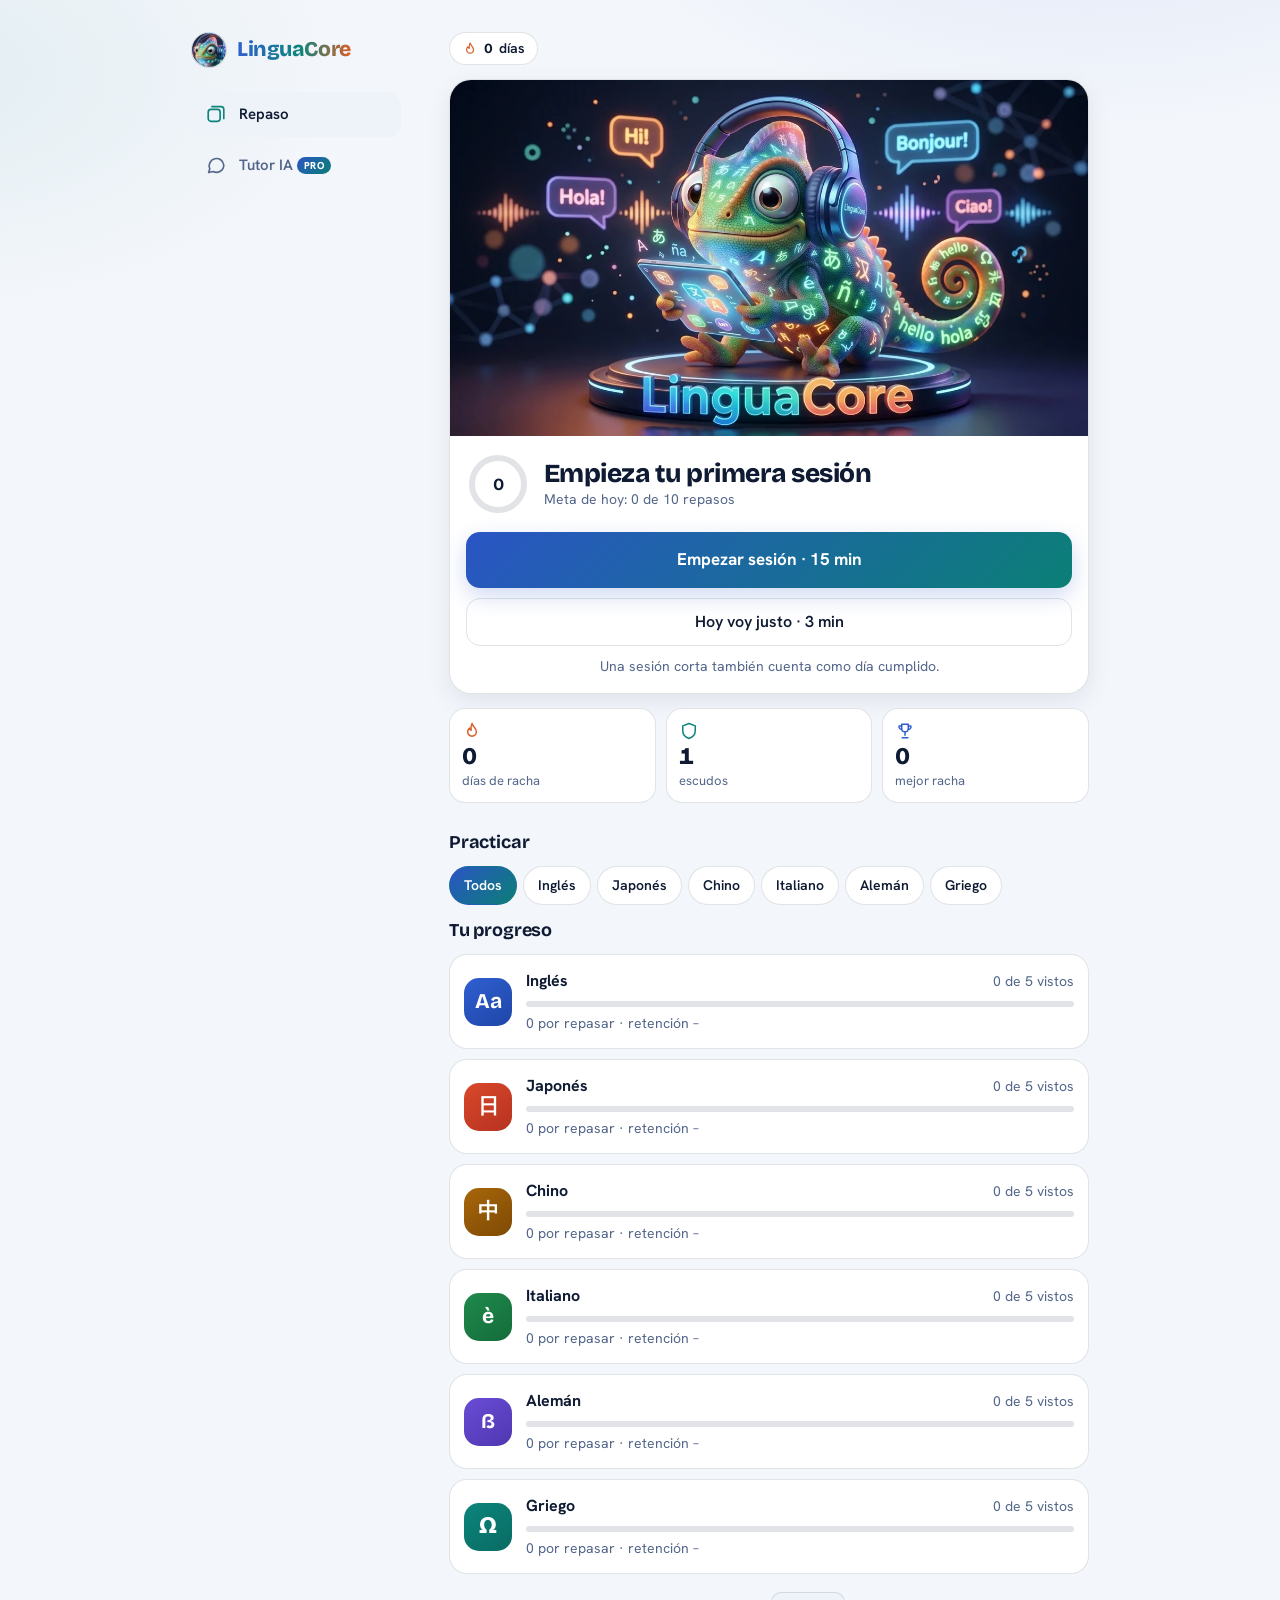
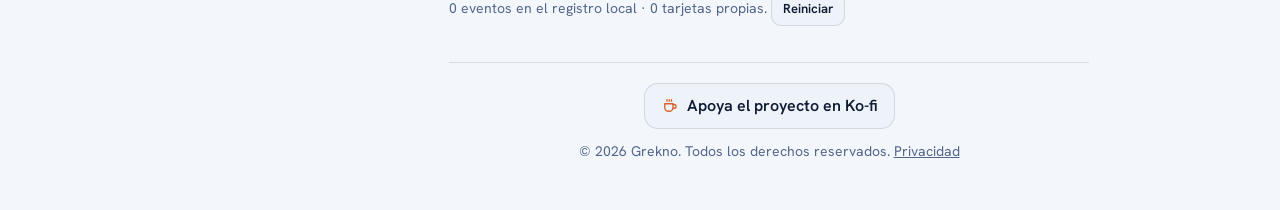
<file: index.html>
<!doctype html>
<html lang="es"><head><meta charset="utf-8">
<meta name="viewport" content="width=device-width,initial-scale=1,viewport-fit=cover">
<title>LinguaCore</title>
<meta name="description" content="Aprende inglés, japonés, chino, italiano, alemán y griego con repaso espaciado.">
<meta name="theme-color" content="#070C18">
<link rel="manifest" href="manifest.webmanifest">
<link rel="icon" type="image/png" href="icon-192.png">
<link rel="apple-touch-icon" href="apple-touch-icon.png">
<meta name="mobile-web-app-capable" content="yes">
<meta name="apple-mobile-web-app-capable" content="yes">
<meta name="apple-mobile-web-app-title" content="LinguaCore">
<link rel="stylesheet" href="fonts.css">
<style>html{padding-top:env(safe-area-inset-top,0px);padding-bottom:env(safe-area-inset-bottom,0px)}body{margin:0}img{max-width:100%}[hidden]{display:none!important}</style>
<style>
/* Layout: navegación inferior en móvil y lateral en escritorio; una columna de contenido de 640px.
   Estilo: oscuro por defecto con los colores de la mascota (azul, turquesa, naranja); la mascota es lo único ilustrado. */
:root{--bg:#070C18;--surf:#0F1830;--surf2:#162240;--line:rgba(150,180,235,.16);--ink:#EAF0FB;--mut:#9AABC7;--accA:#6C97FF;--accB:#35D6C2;--accC:#FF9B62;--priA:#6C97FF;--priB:#35D6C2;--pri-fg:#06101F;--priglow:rgba(53,214,194,.22);--ok:#4ADE9A;--bad:#FF8279;--okbg:rgba(74,222,154,.10);--badbg:rgba(255,130,121,.10);--en:#6C97FF;--en2:#4A6FE0;--ja:#FF8A67;--ja2:#E8553A;--el:#35D6C2;--el2:#1BA899;--zh:#F5B84A;--zh2:#E08A1E;--it:#5BD68A;--it2:#2FAE63;--de:#A98BFF;--de2:#7B5CE6;--on:#06101F;--glow1:rgba(108,151,255,.18);--glow2:rgba(53,214,194,.10);--navbg:rgba(7,12,24,.82);--shadow:0 10px 30px rgba(0,0,0,.28);--tileglow:rgba(0,0,0,.35);color-scheme:dark}
@media (prefers-color-scheme:light){:root:not([data-theme="dark"]){--bg:#F3F6FB;--surf:#FFFFFF;--surf2:#EEF2F9;--line:rgba(15,27,51,.12);--ink:#0F1B33;--mut:#53668A;--accA:#2F5FD0;--accB:#0B857B;--accC:#D9602A;--priA:#2A55C4;--priB:#0B7F76;--pri-fg:#FFFFFF;--priglow:rgba(42,85,196,.22);--ok:#1B7F57;--bad:#B3261E;--okbg:rgba(27,127,87,.08);--badbg:rgba(179,38,30,.07);--en:#2F5FD0;--en2:#1F46A8;--ja:#D9482B;--ja2:#B63220;--el:#0B857B;--el2:#096B63;--zh:#A8660A;--zh2:#7D4A05;--it:#1F8A4C;--it2:#146C3A;--de:#6A4CD6;--de2:#4F37B0;--on:#FFFFFF;--glow1:rgba(47,95,208,.10);--glow2:rgba(11,133,123,.07);--navbg:rgba(255,255,255,.86);--shadow:0 8px 24px rgba(15,27,51,.08);--tileglow:rgba(15,27,51,.22);color-scheme:light}}
:root[data-theme="light"]{--bg:#F3F6FB;--surf:#FFFFFF;--surf2:#EEF2F9;--line:rgba(15,27,51,.12);--ink:#0F1B33;--mut:#53668A;--accA:#2F5FD0;--accB:#0B857B;--accC:#D9602A;--priA:#2A55C4;--priB:#0B7F76;--pri-fg:#FFFFFF;--priglow:rgba(42,85,196,.22);--ok:#1B7F57;--bad:#B3261E;--okbg:rgba(27,127,87,.08);--badbg:rgba(179,38,30,.07);--en:#2F5FD0;--en2:#1F46A8;--ja:#D9482B;--ja2:#B63220;--el:#0B857B;--el2:#096B63;--zh:#A8660A;--zh2:#7D4A05;--it:#1F8A4C;--it2:#146C3A;--de:#6A4CD6;--de2:#4F37B0;--on:#FFFFFF;--glow1:rgba(47,95,208,.10);--glow2:rgba(11,133,123,.07);--navbg:rgba(255,255,255,.86);--shadow:0 8px 24px rgba(15,27,51,.08);--tileglow:rgba(15,27,51,.22);color-scheme:light}
*{box-sizing:border-box}
body{background-color:var(--bg);background-image:radial-gradient(780px 420px at 85% -8%,var(--glow1),transparent 65%),radial-gradient(640px 380px at -5% 4%,var(--glow2),transparent 62%);background-repeat:no-repeat;color:var(--ink);font-family:'Hanken Grotesk',system-ui,'Hiragino Sans','Noto Sans JP',sans-serif;font-size:16px;line-height:1.5;padding-left:max(16px,env(safe-area-inset-left,0px));padding-right:max(16px,env(safe-area-inset-right,0px))}
h1,h2,h3,.wm,.big,.num,.tile .g,.stat3 b,.mode b,.lg{font-family:'Bricolage Grotesque','Hanken Grotesk',system-ui,'Hiragino Sans','Noto Sans JP',sans-serif}
h1{font-size:26px;font-weight:800;letter-spacing:-.02em;line-height:1.15;margin:0;text-wrap:balance}
h2{font-size:18px;font-weight:700;letter-spacing:-.01em;margin:26px 0 10px;text-wrap:balance}
h3{font-size:16px;font-weight:700;margin:0 0 4px}
p{margin:0}
.mut{color:var(--mut);font-size:14px}
.num{font-variant-numeric:tabular-nums}
.sr{position:absolute;width:1px;height:1px;overflow:hidden;clip:rect(0 0 0 0);white-space:nowrap}
.ic{flex:none}
.row{display:flex;gap:10px;align-items:center}.sp{justify-content:space-between}.wrap{flex-wrap:wrap}
.stack{display:grid;gap:10px}
/* shell */
.shell{max-width:1040px;margin:0 auto}
.main{max-width:640px;margin:0 auto;padding:14px 0 112px}
.sess{max-width:640px;margin:0 auto;padding:16px 0 40px}
.top{display:flex;align-items:center;justify-content:space-between;margin-bottom:14px}
.brand{display:flex;align-items:center;gap:10px}
.wm{font-weight:800;font-size:21px;letter-spacing:-.02em;background:linear-gradient(90deg,var(--accA),var(--accB) 55%,var(--accC));-webkit-background-clip:text;background-clip:text;color:transparent}
.brand-d{display:none}
.pill{display:inline-flex;align-items:center;gap:6px;background:var(--surf);border:1px solid var(--line);border-radius:99px;padding:5px 12px;font-size:14px;font-weight:600}
.pill svg{color:var(--accC)}
.nav{position:fixed;left:0;right:0;bottom:0;z-index:20;display:flex;gap:4px;padding:8px max(12px,env(safe-area-inset-right,0px)) calc(8px + env(safe-area-inset-bottom,0px)) max(12px,env(safe-area-inset-left,0px));background:var(--navbg);backdrop-filter:blur(16px);-webkit-backdrop-filter:blur(16px);border-top:1px solid var(--line)}
.ni{flex:1;display:flex;flex-direction:column;align-items:center;gap:3px;border:0;background:transparent;color:var(--mut);padding:8px 4px;border-radius:14px;font-size:12px;font-weight:600}
.ni[aria-selected="true"]{color:var(--ink);background:var(--surf2)}
.ni[aria-selected="true"] svg{color:var(--accB)}
@media (min-width:860px){
 .shell{display:grid;grid-template-columns:210px minmax(0,640px);gap:48px;justify-content:center;padding-top:32px}
 .nav{position:sticky;top:32px;bottom:auto;left:auto;right:auto;align-self:start;flex-direction:column;padding:0;background:transparent;border:0;backdrop-filter:none;-webkit-backdrop-filter:none;gap:6px}
 .brand-d{display:flex;margin-bottom:18px}.brand-m{display:none}
 .ni{flex-direction:row;justify-content:flex-start;gap:12px;font-size:15px;padding:11px 14px}
 .main{padding:0 0 48px;margin:0;max-width:none}
}
/* superficies */
.box{background:var(--surf);border:1px solid var(--line);border-radius:18px;padding:16px;min-width:0;box-shadow:var(--shadow)}
.hero{background:var(--surf);border:1px solid var(--line);border-radius:22px;overflow:hidden;box-shadow:var(--shadow)}
.himg{background:#0B1020;aspect-ratio:1376/768}
.himg img{display:block;width:100%;height:100%;object-fit:cover}
.hbody{display:flex;align-items:center;gap:14px;padding:16px 16px 4px}
.hbtns{display:grid;gap:10px;padding:12px 16px 16px}
.ring{flex:none}.ring .rt{fill:var(--ink);font:700 17px 'Bricolage Grotesque',system-ui,sans-serif}
.stats{display:grid;grid-template-columns:repeat(3,1fr);gap:10px;margin:14px 0}
.stat3{background:var(--surf);border:1px solid var(--line);border-radius:16px;padding:12px;display:flex;flex-direction:column;gap:2px;min-width:0}
.stat3 b{font-size:24px;font-weight:800;line-height:1.1;font-variant-numeric:tabular-nums}.stat3 span{color:var(--mut);font-size:13px}
.f1 svg{color:var(--accC)}.f2 svg{color:var(--accB)}.f3 svg{color:var(--accA)}
.en{--c1:var(--en);--c2:var(--en2)}.ja{--c1:var(--ja);--c2:var(--ja2)}.el{--c1:var(--el);--c2:var(--el2)}.zh{--c1:var(--zh);--c2:var(--zh2)}.it{--c1:var(--it);--c2:var(--it2)}.de{--c1:var(--de);--c2:var(--de2)}
.lc{display:flex;gap:14px;align-items:center;padding:14px;background:var(--surf);border:1px solid var(--line);border-radius:18px;margin-bottom:10px}
.lg{width:48px;height:48px;border-radius:15px;display:grid;place-items:center;font-size:21px;font-weight:700;color:var(--on);background:linear-gradient(145deg,var(--c1),var(--c2));flex:none}
.lb{flex:1;min-width:0}.lb .bar{margin:8px 0 6px}
.bar{height:6px;background:var(--line);border-radius:9px;overflow:hidden;margin:12px 0 18px}
.bar i{display:block;height:100%;background:linear-gradient(90deg,var(--c1,var(--accA)),var(--c2,var(--accB)));border-radius:9px;transition:width .35s ease}
.empty{text-align:center;padding:28px 8px;display:grid;justify-items:center;gap:10px}.empty p{max-width:34ch}.empty .pri{max-width:320px}
.done{text-align:center;padding:20px 0 8px;display:grid;justify-items:center;gap:8px}
.greet{display:flex;gap:12px;align-items:center}
.bubble{background:var(--surf);border:1px solid var(--line);border-radius:18px;border-bottom-left-radius:6px;padding:12px 16px;font-weight:600;font-size:17px}
.av{border-radius:50%;object-fit:cover;background:var(--surf2);border:1px solid var(--line);flex:none;display:block}
/* controles */
button{font:inherit;cursor:pointer;border-radius:14px;border:1px solid var(--line);background:var(--surf2);color:var(--ink);padding:11px 14px;font-weight:600;transition:transform .12s ease,border-color .15s}
button:active:not(:disabled){transform:scale(.98)}
button:disabled{opacity:.5;cursor:default}
@media (hover:hover){button:hover:not(:disabled){border-color:var(--accB)}}
button:focus-visible,input:focus-visible,textarea:focus-visible,summary:focus-visible{outline:3px solid var(--accB);outline-offset:2px}
.pri{background:linear-gradient(135deg,var(--priA),var(--priB));color:var(--pri-fg);border:0;width:100%;padding:15px;font-size:17px;font-weight:700;box-shadow:0 8px 22px var(--priglow)}
.ghost{background:transparent}
.mini{padding:6px 11px;font-size:13px;border-radius:10px;display:inline-flex;align-items:center;gap:6px}
.icb{width:42px;height:42px;padding:0;display:inline-grid;place-items:center;border-radius:13px;flex:none}
.chips{display:flex;gap:6px;flex-wrap:wrap;margin:8px 0 12px}
.chip{padding:8px 14px;border-radius:99px;font-size:14px;background:var(--surf)}
.chip.on{background:linear-gradient(135deg,var(--priA),var(--priB));color:var(--pri-fg);border-color:transparent}
.lab{display:block;font-size:14px;font-weight:600;margin:12px 0 6px;color:var(--mut)}
input[type=text],textarea{width:100%;font:inherit;font-size:17px;padding:13px 14px;border-radius:14px;border:1.5px solid var(--line);background:var(--surf2);color:var(--ink)}
input::placeholder,textarea::placeholder{color:var(--mut)}
textarea{min-height:110px;resize:vertical}
.tools{display:flex;gap:8px;margin-top:10px}.tools button{flex:1}
.opts{display:grid;gap:8px}.opts button{text-align:left;font-size:17px;padding:14px 16px;background:var(--surf)}
/* sesión de repaso */
.tile{position:relative;border-radius:24px;padding:42px 18px 30px;text-align:center;color:var(--on);margin-bottom:16px;background:linear-gradient(150deg,var(--c1),var(--c2));box-shadow:0 14px 36px var(--tileglow);overflow:hidden}
.tile::after{content:"";position:absolute;inset:0;background:radial-gradient(260px 160px at 88% 0%,rgba(255,255,255,.22),transparent 70%);pointer-events:none}
.tile .tl{position:absolute;top:14px;left:16px;font-size:12px;font-weight:700;background:rgba(0,0,0,.16);border-radius:99px;padding:3px 11px}
.tile .g{font-size:56px;font-weight:800;line-height:1.1;overflow-wrap:anywhere}.tile .g.s{font-size:28px}
.tile .q{font-size:17px;margin-top:10px;position:relative}
.fb{margin-top:14px;padding:14px;border-radius:16px;background:var(--okbg);border:1px solid var(--ok);display:flex;gap:12px;align-items:flex-start}
.fb.x{background:var(--badbg);border-color:var(--bad)}
.fb svg{color:var(--ok)}.fb.x svg{color:var(--bad)}
.fb b{display:block;margin-bottom:2px}
/* tutor */
.modes{display:grid;grid-template-columns:repeat(2,minmax(0,1fr));gap:10px;margin-top:14px}
.mode{display:flex;flex-direction:column;align-items:flex-start;gap:8px;text-align:left;padding:14px;border-radius:18px;background:var(--surf);height:100%}
.mi{width:38px;height:38px;border-radius:12px;display:grid;place-items:center;background:var(--surf2);color:var(--accB);flex:none}
.mode b{font-size:16px;line-height:1.2;font-weight:700}.mode small{color:var(--mut);font-weight:400;font-size:13px;line-height:1.35}
.mh{display:flex;align-items:center;gap:10px;margin-bottom:4px}.mh h2{margin:0}
.msg{display:flex;gap:8px;align-items:flex-end;margin:10px 0}.msg.me{justify-content:flex-end}
.b{padding:10px 14px;border-radius:18px;max-width:86%;overflow-wrap:anywhere;white-space:pre-wrap}
.b.me{background:linear-gradient(135deg,var(--priA),var(--priB));color:var(--pri-fg);border-bottom-right-radius:6px}
.b.bot{background:var(--surf2);border:1px solid var(--line);border-bottom-left-radius:6px}
.bt{margin-top:6px}
.rd{color:var(--mut);font-size:14px;margin-top:2px}
.comp{display:flex;gap:8px;align-items:flex-end;margin-top:12px}.comp textarea{min-height:52px;max-height:160px;flex:1}
.send{width:52px;height:52px;padding:0;display:grid;place-items:center;border-radius:16px;background:linear-gradient(135deg,var(--priA),var(--priB));color:var(--pri-fg);border:0;flex:none}
.note{font-size:14px;margin:4px 0 10px 40px;border-left:3px solid var(--line);padding:2px 0 2px 10px;color:var(--mut)}
details.note summary{cursor:pointer;font-weight:600;color:var(--ink)}
details.note div{margin-top:6px}
.hint{background:var(--surf2);border-radius:14px;padding:10px 12px;font-size:15px;margin:6px 0 6px 40px}
.err{border:1.5px solid var(--bad);background:var(--badbg);border-radius:14px;padding:10px 12px;margin:10px 0;font-size:15px}
.ok{color:var(--ok);font-weight:600}.bad{color:var(--bad);font-weight:600}
.cardi{border-top:1px solid var(--line);padding:12px 0}.cardi:first-child{border:0;padding-top:0}
.big{font-size:20px;font-weight:700;overflow-wrap:anywhere}
.tag{display:inline-block;background:var(--surf2);border-radius:8px;padding:2px 8px;font-size:13px;margin:2px 4px 2px 0}
.cols{display:flex;gap:6px;align-items:flex-end;height:80px;margin-top:8px}
.col{flex:1;display:flex;flex-direction:column;justify-content:flex-end;align-items:center;gap:4px;font-size:11px;color:var(--mut);min-width:0}.col i{display:block;width:100%;background:linear-gradient(180deg,var(--accB),var(--accA));border-radius:4px 4px 0 0;min-height:2px}
a{color:var(--accB)}
a.pri{display:block;text-align:center;text-decoration:none;border-radius:14px}
.badge{font-style:normal;font-family:'Hanken Grotesk',system-ui,sans-serif;font-size:10px;font-weight:800;letter-spacing:.04em;padding:2px 7px;border-radius:99px;background:linear-gradient(135deg,var(--priA),var(--priB));color:var(--pri-fg);vertical-align:middle}
.foot{margin-top:36px;padding-top:20px;border-top:1px solid var(--line);display:grid;justify-items:center;gap:12px;text-align:center}
.kofi{display:inline-flex;align-items:center;gap:8px;padding:10px 16px;border:1px solid var(--line);border-radius:14px;background:var(--surf2);color:var(--ink);font-weight:600;text-decoration:none}
.kofi svg{color:var(--accC)}
@media (hover:hover){.kofi:hover{border-color:var(--accC)}}
.foot .mut a{color:inherit}
</style>
</head><body>
<div id="app"></div>
<script src="config.js"></script>
<script>
// ================= Versión web: configuración y métricas =================
// En claude.ai (artefacto) la IA funciona con tu cuenta. Fuera de Claude (web instalable) el Tutor IA es PRO y aún no está disponible.
const CFG=window.LC_CONFIG||{};            // lo define config.js en la versión web
const STANDALONE=!(window.claude&&window.claude.use);
function track(name,data){try{if(window.umami&&window.umami.track){data?window.umami.track(name,data):window.umami.track(name)}}catch(e){}}
(function(){if(!STANDALONE||!CFG.umamiId)return;const s=document.createElement('script');s.defer=true;s.src=CFG.umamiSrc||'https://cloud.umami.is/script.js';s.setAttribute('data-website-id',CFG.umamiId);s.setAttribute('data-do-not-track','true');document.head.appendChild(s)})();
let DEFERRED=null;
if(STANDALONE){
  window.addEventListener('beforeinstallprompt',e=>{e.preventDefault();DEFERRED=e;if(typeof S!=='undefined'&&S&&S.tab==='rev'&&!SES)render()});
  window.addEventListener('appinstalled',()=>track('pwa_installed'));
  if('serviceWorker' in navigator&&/^https?:$/.test(location.protocol))window.addEventListener('load',()=>{navigator.serviceWorker.register('sw.js').catch(()=>{})});
}

// ================= FSRS-4.5 (pesos por defecto) =================
const W=[0.4872,1.4003,3.7145,13.109,5.1618,1.2298,0.8975,0.031,1.6474,0.1367,1.0461,2.1072,0.0793,0.3246,1.587,0.2272,2.8755];
const DEC=-0.5,FAC=19/81,RET=0.9,DAY=864e5;
const clamp=(x,a,b)=>Math.min(b,Math.max(a,x));
const Rt=(t,s)=>Math.pow(1+FAC*t/s,DEC);
function schedule(m,g,now){
  if(!m){m={d:clamp(W[4]-W[5]*(g-3),1,10),s:W[g-1],n:0,l:0}}
  else{
    const r=Rt((now-m.last)/DAY,m.s);
    const d=clamp(W[7]*W[4]+(1-W[7])*(m.d-W[6]*(g-3)),1,10);
    let s;
    if(g===1){s=Math.min(m.s,W[11]*Math.pow(d,-W[12])*(Math.pow(m.s+1,W[13])-1)*Math.exp((1-r)*W[14]));m.l++}
    else s=m.s*(1+Math.exp(W[8])*(11-d)*Math.pow(m.s,-W[9])*(Math.exp((1-r)*W[10])-1)*(g===2?W[15]:1)*(g===4?W[16]:1));
    m.d=d;m.s=Math.max(0.1,s);
  }
  m.n++;m.last=now;
  let iv=m.s/FAC*(Math.pow(RET,1/DEC)-1);
  if(m.n>19)iv*=1.15;
  m.due=g===1?now+10*60*1e3:now+Math.max(1,Math.round(iv*(0.95+Math.random()*0.1)))*DAY;
  return m;
}
const phase=n=>n<10?'ACQ':n<=19?'CONS':'MAINT';
const PW={ACQ:1,CONS:1.3,MAINT:0.6};

// ================= Contenido base =================
const I=(id,l,t,m,q,a,c,note,pre=[])=>({id,l,t,m,q,a,c,note,pre});
const ITEMS=[
I('e1','en','always','siempre','Escríbelo en inglés: «siempre»',['always'],['I ___ drink coffee in the morning.',['always']],'Adverbio de frecuencia: va antes del verbo principal.'),
I('e2','en','because','porque','Escríbelo en inglés: «porque»',['because'],['I stayed home ___ it was raining.',['because']],'Responde a «why?».'),
I('e3','en','need','necesitar','Escríbelo en inglés: «necesitar» (I ___)',['need','to need'],['I ___ more time to finish this.',['need']],'Verbo de alta frecuencia; «need to + verbo» expresa obligación.'),
I('e4','en','between','entre','Escríbelo en inglés: «entre» (dos cosas)',['between'],['The café is ___ the bank and the station.',['between']],'Entre dos elementos; «among» para más de dos.',['e1']),
I('e5','en','although','aunque','Escríbelo en inglés: «aunque»',['although'],['___ it was late, we kept talking.',['although']],'Más formal que «but»; no se combina con «but» en la misma frase.',['e2']),
I('j1','ja','人','persona','Kanji 人: ¿qué significa?',['persona','gente','hombre'],['あの＿は先生です。 Lectura de 人 (hiragana o romaji)',['ひと','hito']],'Radical: una figura que camina. On: ジン/ニン; Kun: ひと.'),
I('j2','ja','木','árbol','Kanji 木: ¿qué significa?',['árbol','arbol','madera'],['大きな＿があります。 Lectura de 木',['き','ki']],'Radical: tronco, ramas y raíces. Kun: き; On: モク.'),
I('j3','ja','休','descansar','Kanji 休: ¿qué significa?',['descansar','descanso'],['日曜日は＿みです。 Lectura de 休',['やす','yasu']],'人 junto a 木: una persona apoyada en un árbol, descansando. Kun: やす(む); On: キュウ.',['j1','j2']),
I('j4','ja','日','día, sol','Kanji 日: ¿qué significa?',['día','dia','sol'],['日曜日 → ＿ようび. Lectura On de 日',['にち','nichi']],'Un sol con un destello. Kun: ひ; On: ニチ.'),
I('j5','ja','水','agua','Kanji 水: ¿qué significa?',['agua'],['＿をください。 Lectura de 水',['みず','mizu']],'Una corriente con salpicaduras. Kun: みず; On: スイ.'),
I('g1','el','νερό','agua','Escríbelo en griego (o con letras latinas): «agua»',['νερό','nero'],['Θέλω ένα ποτήρι ___.',['νερό','nero']],'Otra raíz griega de «agua», ὕδωρ, vive en hidratar e hidráulico.'),
I('g2','el','μιλάω','hablar','Escríbelo en griego (o latino): «hablar»',['μιλάω','μιλώ','milao'],['Εγώ ___ ελληνικά.',['μιλάω','μιλώ','milao']],'Verbo en -άω: μιλάω, μιλάς, μιλάει.'),
I('g3','el','μένω','vivir, quedarse','Escríbelo en griego (o latino): «vivir, quedarse»',['μένω','meno'],['Εγώ ___ στην Αθήνα.',['μένω','meno']],'Emparentado con el latín manere: permanecer, mansión.'),
I('g4','el','οδηγώ','conducir','Escríbelo en griego (o latino): «conducir»',['οδηγώ','odigo'],['Εγώ ___ το αυτοκίνητο.',['οδηγώ','odigo']],'Raíz ὁδός «camino»: método, éxodo, período.'),
I('g5','el','γράφω','escribir','Escríbelo en griego (o latino): «escribir»',['γράφω','grafo'],['Εγώ ___ ένα γράμμα.',['γράφω','grafo']],'Helenismo directo: grafía, fotografía, geografía.'),
I('z1','zh','我','yo','Carácter 我: ¿qué significa?',['yo'],['＿是学生。 Pinyin de 我',['wo','我']],'Pronombre «yo». Pinyin wǒ (tono 3). Lo usarás en casi todas las frases.'),
I('z2','zh','好','bueno, bien','Carácter 好: ¿qué significa?',['bueno','bien'],['你＿！ Pinyin de 好',['hao','好']],'女 (mujer) junto a 子 (niño): lo bueno. Pinyin hǎo (tono 3).'),
I('z3','zh','水','agua','Carácter 水: ¿qué significa?',['agua'],['我想喝＿。 Pinyin de 水',['shui','水']],'Una corriente con salpicaduras. Pinyin shuǐ (tono 3).'),
I('z4','zh','学','estudiar, aprender','Carácter 学: ¿qué significa?',['estudiar','aprender'],['我在＿中文。 Pinyin de 学',['xue','学']],'Un niño bajo un techo, aprendiendo. Pinyin xué (tono 2).',['z2']),
I('z5','zh','谢谢','gracias','Palabra 谢谢: ¿qué significa?',['gracias'],['＿！ Pinyin de 谢谢',['xiexie','谢谢']],'Dos veces 谢 (agradecer). Pinyin xièxie; la segunda sílaba va en tono neutro.',['z1']),
I('i1','it','sempre','siempre','Escríbelo en italiano: «siempre»',['sempre'],['Bevo ___ il caffè al mattino.',['sempre']],'Adverbio de frecuencia: suele ir después del verbo conjugado.'),
I('i2','it','perché','porque, por qué','Escríbelo en italiano: «porque / por qué»',['perché','perche'],['Resto a casa ___ piove.',['perché','perche']],'Sirve para preguntar (¿por qué?) y para responder (porque).'),
I('i3','it','volere','querer','Escríbelo en italiano: «querer» (infinitivo)',['volere'],['Io ___ un caffè, per favore.',['voglio']],'Verbo irregular: voglio, vuoi, vuole, vogliamo…'),
I('i4','it','anche','también','Escríbelo en italiano: «también»',['anche'],["Voglio ___ un po' d'acqua.",['anche']],'Va delante de la palabra que añade: anche tu = tú también.',['i1']),
I('i5','it','sebbene','aunque','Escríbelo en italiano: «aunque» (formal)',['sebbene','benché','benche'],['___ sia tardi, continuiamo a parlare.',['sebbene','benché','benche']],'Exige subjuntivo (sia). Sinónimo formal: benché.',['i2']),
I('d1','de','immer','siempre','Escríbelo en alemán: «siempre»',['immer'],['Ich trinke ___ Kaffee am Morgen.',['immer']],'Adverbio de frecuencia; en la frase va después del verbo conjugado.'),
I('d2','de','weil','porque','Escríbelo en alemán: «porque»',['weil'],['Ich bleibe zu Hause, ___ es regnet.',['weil']],'Introduce una subordinada: el verbo conjugado va al final (weil es regnet).'),
I('d3','de','brauchen','necesitar','Escríbelo en alemán: «necesitar» (infinitivo)',['brauchen'],['Ich ___ mehr Zeit.',['brauche']],'Verbo regular: ich brauche, du brauchst, er braucht.'),
I('d4','de','zwischen','entre','Escríbelo en alemán: «entre» (dos cosas)',['zwischen'],['Das Café liegt ___ der Bank und dem Bahnhof.',['zwischen']],'Preposición de dos casos: dativo para posición (liegt), acusativo para movimiento.',['d1']),
I('d5','de','obwohl','aunque','Escríbelo en alemán: «aunque»',['obwohl'],['___ es spät war, haben wir weitergesprochen.',['obwohl']],'Subordinada: el verbo va al final, igual que con weil.',['d2'])
];
const LANGS=['en','ja','zh','it','de','el'];
const LN={en:'Inglés',ja:'Japonés',zh:'Chino',it:'Italiano',de:'Alemán',el:'Griego'},LP={en:'inglés',ja:'japonés',zh:'chino mandarín (simplificado)',it:'italiano',de:'alemán',el:'griego moderno'},VOICE={en:'en-US',ja:'ja-JP',zh:'zh-CN',it:'it-IT',de:'de-DE',el:'el-GR'};
const PH={en:'pronunciación figurada para un hispanohablante, p. ej. «ai uónt»',ja:'rōmaji',zh:'pinyin con marcas de tono',it:'pronunciación figurada para un hispanohablante, con la sílaba tónica en mayúsculas',de:'pronunciación figurada para un hispanohablante, p. ej. «ij ja»',el:'transliteración latina con la sílaba tónica en mayúsculas'};
const LV=['principiante','intermedio','avanzado'];
const DEFT={tutor:'mi día a día',sit:'restaurante',rol:'pidiendo direcciones en la calle',voc:'viajes',esc:'una receta sencilla'};
const MODES=[
['tutor','Tutor conversacional','Charla solo en el idioma, con pista en español si te atascas'],
['sit','Frases por situación','10 frases que de verdad dice un nativo'],
['cor','Corrector que explica','Cada error se convierte en una lección'],
['rol','Roleplay de situaciones','Practica antes de que importe'],
['ana','Análisis de tu texto','De traducción literal a expresión natural'],
['voc','Vocabulario por tema','50 palabras por frecuencia, con colocaciones'],
['esc','Escucha activa','Un párrafo, 5 preguntas y evaluación'],
['dia','Diario personalizado','Patrones de errores y reto para mañana']];

// ================= Estado (derivado de eventos) =================
const KEY='linguacore-v2';
let S,SES=null,IDX={},CH=null,M={},KEEP={},HT=null,SAMPLE=null,SREADY=false;
const today=()=>new Date().toLocaleDateString('sv');
const esc=s=>String(s==null?'':s).replace(/[&<>"']/g,c=>({'&':'&amp;','<':'&lt;','>':'&gt;','"':'&quot;',"'":'&#39;'}[c]));
function defaults(){return{m:{},log:[],st:{cur:0,best:0,fr:1,last:null},f:'all',custom:[],err:{},journal:[],cfg:{lang:'en',level:'principiante',topics:{}}}}
function load(){
  let raw=null;try{raw=localStorage.getItem(KEY)||localStorage.getItem('linguacore-v1')}catch(e){}
  let o={};try{o=JSON.parse(raw)||{}}catch(e){}
  const d=defaults();S=Object.assign(d,o);S.st=Object.assign(defaults().st,o.st||{});S.cfg=Object.assign(defaults().cfg,o.cfg||{});S.cfg.topics=S.cfg.topics||{};
  S.tab='rev';S.mode=null;
  const st=S.st;
  if(st.last&&st.last!==today()){
    const gap=Math.round((Date.parse(today())-Date.parse(st.last))/DAY)-1;
    if(gap>0){if(st.fr>=gap){st.fr-=gap;st.last=new Date(Date.now()-DAY).toLocaleDateString('sv')}else st.cur=0}}
  reindex();save();
}
function save(){try{const{tab,mode,...rest}=S;localStorage.setItem(KEY,JSON.stringify(rest))}catch(e){}}
function reindex(){IDX={};ITEMS.forEach(i=>IDX[i.id]=i);S.custom.forEach(i=>IDX[i.id]=i)}
const ALL=()=>ITEMS.concat(S.custom);
const get=id=>IDX[id];
function ev(type,p){S.log.push({id:Date.now().toString(36)+Math.random().toString(36).slice(2,6),seq:S.log.length+1,type,ts:new Date().toISOString(),sv:'fsrs-4.5/default',...p});if(S.log.length>600)S.log=S.log.slice(-500)}
function touchStreak(){const st=S.st;if(st.last===today())return'';st.cur++;st.best=Math.max(st.best,st.cur);st.last=today();let m='';if(st.cur%7===0&&st.fr<3){st.fr++;m=' Has ganado un escudo de racha.'}ev('DAY_COMPLETE',{streak:st.cur});return m}

// memoria de errores recurrentes
function addErr(l,cat,pattern,ex){
  if(!pattern)return;pattern=String(pattern).slice(0,80);cat=String(cat||'otro').slice(0,24);
  const k=l+'|'+cat+'|'+pattern.toLowerCase();
  const e=S.err[k]||(S.err[k]={l,cat,pattern,n:0,last:null,ex:''});
  e.n++;e.last=today();if(ex)e.ex=String(ex).slice(0,160);
  const ks=Object.keys(S.err);if(ks.length>200){ks.sort((a,b)=>S.err[a].n-S.err[b].n).slice(0,40).forEach(x=>delete S.err[x])}
  save();
}
const errList=l=>Object.values(S.err).filter(x=>!l||x.l===l).sort((a,b)=>b.n-a.n);
const errCtx=l=>{const e=errList(l).slice(0,5);return e.length?e.map(x=>`${x.pattern} (${x.cat}, ${x.n} veces)`).join('; '):'ninguno registrado aún'};
const known=l=>ALL().filter(i=>i.l===l&&S.m[i.id]&&S.m[i.id].s>=3).map(i=>i.t);
const frontier=l=>{const k=known(l);return k.length?k.slice(0,150).join(', '):'ninguna registrada todavía'};

// tarjetas creadas desde la IA: entran en el repaso FSRS
function saveCard({l,t,m,note,alt}){
  t=String(t||'').trim();m=String(m||'').trim();if(!t||!m)return false;
  if(ALL().some(x=>x.l===l&&x.t===t))return false;
  if(S.custom.length>=300)return false;
  const a=[t];if(alt&&['ja','zh','el'].includes(l)&&String(alt).trim())a.push(String(alt).trim());
  S.custom.push({id:'c'+Date.now().toString(36)+Math.random().toString(36).slice(2,5),l,t,m,q:`Escríbelo en ${LP[l]}: «${m}»`,a,c:null,note:String(note||'').slice(0,240),pre:[],custom:true});
  reindex();ev('CARD_ADDED',{l});save();return true;
}
const hasCard=(l,t)=>ALL().some(x=>x.l===l&&x.t===String(t||'').trim());

// ================= IA (capacidad sample) =================
async function ai(input,{json=true,tier='default',signal,onText,cache}={}){
  if(!SAMPLE)throw{code:'not_granted'};
  const o={modelTier:tier};if(cache===false)o.cache=false;if(signal)o.signal=signal;if(onText)o.onText=onText;
  return json?SAMPLE.json(input,o):SAMPLE(input,o);
}
function errCopy(e){
  const c=e&&e.code;
  if(c==='cancelled')return'';
  if(c==='not_granted'||c==='sampling_disabled'||c==='not_declared'||c==='capability_disabled'||c==='capability_removed')return'La IA no está disponible. Permite que esta página use Claude cuando se te pida.';
  if(c==='rate_limited')return'Has llegado al límite de peticiones o de uso. Espera un poco y vuelve a intentarlo.';
  if(c==='invalid_json')return'La respuesta llegó incompleta. Púlsalo de nuevo para reintentarlo.';
  if(c==='refused')return'Claude no ha podido responder con ese contenido. Cámbialo e inténtalo otra vez.';
  if(c==='session_expired')return'Tu sesión ha caducado. Vuelve a iniciar sesión en Claude.';
  return'No se pudo completar la petición. Inténtalo de nuevo.';
}
async function job(key,start,fn){
  const V=M[key]={busy:true,err:'',ctl:new AbortController(),...start};
  render();
  try{await fn(V)}catch(e){V.err=errCopy(e)}
  V.busy=false;V.ctl=null;
  if(M[key]===V&&S.tab==='tut')render();
}
(async()=>{try{SAMPLE=(window.claude&&window.claude.use)?await window.claude.use('sample'):null}catch(e){SAMPLE=null}SREADY=true;if(S&&S.tab==='tut')render()})();

// ================= FSRS: sesión de repaso =================
const avail=i=>i.pre.every(p=>S.m[p]&&S.m[p].s>=3);
const deps=id=>ALL().filter(x=>x.pre.includes(id)).length;
const inF=i=>S.f==='all'||i.l===S.f;
function prio(i,now){const m=S.m[i.id];const r=Rt((now-m.last)/DAY,m.s);return(1-r)*PW[phase(m.n)]*(1+deps(i.id)*.4)*(1+Math.min(3,(now-m.due)/DAY))}
function rr(list){const g={};list.forEach(i=>(g[i.l]=g[i.l]||[]).push(i));const o=[];let k=0;while(o.length<list.length){for(const l in g)if(g[l][k])o.push(g[l][k]);k++}return o}
function build(quick){
  const now=Date.now(),max=quick?4:12;
  let q=ALL().filter(i=>S.m[i.id]&&S.m[i.id].due<=now&&inF(i)).sort((a,b)=>prio(b,now)-prio(a,now)).slice(0,max);
  const cap=quick?(q.length?0:2):Math.min(max-q.length,q.length?3:5);
  q=q.concat(rr(ALL().filter(i=>!S.m[i.id]&&avail(i)&&inF(i))).slice(0,cap));
  return rr(q).map(i=>({id:i.id,retry:false}));
}
function lvl(i,m){if(!m)return 1;const n=m.n;if(n<3)return 2;if(n<=19)return i.c?3:2;return i.c&&n%2?3:2}
const nz=s=>String(s).normalize('NFD').replace(/[\u0300-\u036f]/g,'').toLowerCase().replace(/[.,!?¿¡'’\-·\s]+/g,'');
const same=(v,arr)=>arr.some(a=>nz(a)===nz(v));
function speak(t,l){try{const u=new SpeechSynthesisUtterance(t);u.lang=VOICE[l];u.rate=.85;speechSynthesis.cancel();speechSynthesis.speak(u)}catch(e){}}
function grade(correct,level,ms){return !correct?1:SES.hint?2:(level>=2&&ms<6000?4:3)}
function answer(v){
  const c=SES.q[SES.i],it=get(c.id),m=S.m[c.id],L=lvl(it,m),ms=Date.now()-SES.t0;
  const ans=L===1?[it.m]:L===3?it.c[1]:it.a;
  const correct=L===1?v===it.m:same(v,ans);
  const g=grade(correct,L,ms);
  if(!c.retry){S.m[c.id]=schedule(m?{...m}:null,g,Date.now());ev('REVIEW',{item:c.id,lvl:L,g,ms,hint:SES.hint});SES.tot++;if(correct)SES.ok++}
  if(!correct&&!c.retry)SES.q.push({id:c.id,retry:true});
  SES.res={correct,ans:ans[0],note:it.note};save();render();
}
function finishS(){
  let msg='';
  if(SES.tot>=(SES.quick?3:6))msg=touchStreak();
  SES.done=true;SES.msg=msg;track('review_session_done',{n:SES.tot,quick:SES.quick?1:0});save();render();
}

// ================= Navegación y acciones =================
const readVal=id=>((document.getElementById(id)||{}).value||'').trim();
const topicOf=m=>S.cfg.topics[m]||DEFT[m]||'';
function readTopic(m){const v=readVal('topic')||DEFT[m];S.cfg.topics[m]=v;save();return v}
function leaveMode(){clearTimeout(HT);Object.values(M).forEach(v=>v&&v.ctl&&v.ctl.abort());if(CH&&CH.ctl)CH.ctl.abort();CH=null;M={};KEEP={};S.mode=null}
const ACT={
  tab(d){S.tab=d.v;if(STANDALONE&&d.v==='tut')track('tutor_tab_view');render()},
  setF(d){S.f=d.v;save();render()},
  startS(d){track('review_session_start',{quick:d.v==='1'?1:0});const q=build(d.v==='1');if(!q.length){M.empty=true;render();return}M.empty=false;SES={q,i:0,ok:0,tot:0,quick:d.v==='1',hint:false,t0:Date.now(),done:false,res:null};render()},
  exitS(){SES=null;render()},
  hintS(){SES.hint=true;const c=SES.q[SES.i],it=get(c.id),L=lvl(it,S.m[c.id]);const a=(L===3?it.c[1]:it.a)[0];const el=document.getElementById('hint');if(el)el.textContent='Empieza por «'+a.slice(0,1)+'» · '+a.length+' caracteres'},
  sayI(d){const it=get(d.v);speak(it.t,it.l)},
  mc(d){answer(d.v)},
  chk(){answer(readVal('ans'))},
  nextS(){SES.i++;SES.hint=false;SES.res=null;SES.t0=Date.now();if(SES.i>=SES.q.length)finishS();else render()},
  reset(){if(!M.rst){M.rst=true;render();return}S=defaults();S.tab='rev';S.mode=null;reindex();SES=null;CH=null;M={};save();render()},
  mode(d){leaveMode();S.mode=d.v;render()},
  back(){leaveMode();render()},
  lang(d){S.cfg.lang=d.v;save();render()},
  level(d){S.cfg.level=d.v;save();render()},
  preset(d){const el=document.getElementById('topic');if(el){el.value=d.v;KEEP.topic=d.v}},
  stop(d){const v=d.v==='chat'?CH:M[d.v];if(v&&v.ctl)v.ctl.abort()},
  say(d){const[k,i]=d.v.split(':');let t,l;if(k==='chat'){t=CH.view[+i].text;l=CH.l}else if(k==='sit'){t=M.sit.res[+i].phrase;l=M.sit.l}else if(k==='voc'){t=M.voc.items[+i].w;l=M.voc.l}else if(k==='esc'){t=M.esc.data.text;l=M.esc.l}if(t)speak(t,l)},
  sv(d){const[k,i]=d.v.split(':');let ok=false;
    if(k==='sit'){const x=M.sit.res[+i];ok=saveCard({l:M.sit.l,t:x.phrase,m:x.meaning_es,note:x.when_es,alt:x.phonetic})}
    else if(k==='voc'){const x=M.voc.items[+i];ok=saveCard({l:M.voc.l,t:x.w,m:x.def_es,note:[x.ex,x.ex_es].filter(Boolean).join(' · '),alt:x.reading})}
    else if(k==='nw'){const x=CH.newWords[+i];ok=saveCard({l:CH.l,t:x.w,m:x.es,note:'Palabra nueva del tutor'})}
    render()},
  svAll(d){let n=0;if(d.v==='voc')M.voc.items.forEach(x=>{if(saveCard({l:M.voc.l,t:x.w,m:x.def_es,note:[x.ex,x.ex_es].filter(Boolean).join(' · '),alt:x.reading}))n++});
    if(d.v==='sit')M.sit.res.forEach(x=>{if(saveCard({l:M.sit.l,t:x.phrase,m:x.meaning_es,note:x.when_es,alt:x.phonetic}))n++});
    if(d.v==='nw')CH.newWords.forEach(x=>{if(saveCard({l:CH.l,t:x.w,m:x.es,note:'Palabra nueva del tutor'}))n++});
    render()},
  go(d){({sit:runSit,cor:runCor,ana:runAna,voc:runVoc,esc:runEsc,dia:runDia})[d.v]()},
  evalEsc(){runEscEval()},
  togTxt(){M.esc.show=!M.esc.show;render()},
  chatStart(d){chatStart(d.v)},
  send(){const t=readVal('chat-in');if(!t||!CH||CH.busy)return;KEEP['chat-in']='';chatTurn(t)},
  retryChat(){chatTurn(null)},
  finish(){chatFinish()},
  newChat(){clearTimeout(HT);CH=null;KEEP={};render()},
  drill(d){leaveMode();S.cfg.lang=d.v;S.cfg.topics.tutor='mis errores recurrentes';S.tab='tut';S.mode='tutor';save();render()},
  chal(){const j=S.journal[S.journal.length-1];if(!j)return;leaveMode();S.cfg.lang=j.l;S.cfg.topics.tutor=String(j.challenge||'').slice(0,140);S.tab='tut';S.mode='tutor';save();render()},
  goTutor(){S.tab='tut';render()},
  kofi(){track('kofi_click')},
  proMode(d){M.pro={mode:d.v};track('pro_mode_click',{mode:d.v});render()},
  proClose(){M.pro=null;render()},
  proWait(d){track('pro_waitlist_click',{mode:d.v})},
  proInterest(d){track('pro_interest_click',{mode:d.v});if(M.pro)M.pro.thanks=true;render()},
  install(){if(!DEFERRED)return;track('pwa_install_prompt');const e=DEFERRED;e.prompt();e.userChoice.finally(()=>{DEFERRED=null;render()})}
};
document.addEventListener('click',e=>{const b=e.target.closest('[data-a]');if(!b||b.disabled)return;const f=ACT[b.dataset.a];if(f)f(b.dataset,b)});
document.addEventListener('keydown',e=>{
  if(e.target.id==='chat-in'&&e.key==='Enter'&&!e.shiftKey){e.preventDefault();ACT.send()}
  if(e.target.id==='ans'&&e.key==='Enter'){e.preventDefault();ACT.chk()}
});
document.addEventListener('input',e=>{if(e.target.id==='chat-in')armHint()});

// ================= Chat: tutor y roleplay =================
const RDF=l=>l==='ja'?'rōmaji de tu frase':l==='zh'?'pinyin con marcas de tono de tu frase':l==='el'?'transliteración latina de tu frase':'';
function rulesTutor(C){
  return `Eres mi tutor de ${LP[C.l]}. Mi nivel es ${C.level}. Quiero practicar conversaciones sobre: ${C.topic}.
Reglas:
- Háblame solo en ${LP[C.l]}, con 1 a 3 frases cortas y termina con una pregunta. Adapta el vocabulario a mi nivel. Palabras que ya conozco: ${frontier(C.l)}. Introduce como mucho 1 o 2 palabras nuevas por turno.
- Si me atasco, la app muestra tu campo "hint_es": una pista breve en español sobre cómo responder, sin darme la respuesta completa.
- Corrige mis errores al final de cada intercambio, en "corrections", sin interrumpir la conversación en "reply". Si no hay errores, usa una lista vacía.
- Mis errores recurrentes: ${errCtx(C.l)}. Provoca de forma natural que use esas estructuras.
- Todas las explicaciones, en español.
Responde SOLO con un objeto JSON con esta forma:
{"reply":"tu mensaje en ${LP[C.l]}","reading":"${RDF(C.l)}","hint_es":"pista en español","corrections":[{"wrong":"fragmento mío","right":"forma correcta","why_es":"explicación en una frase","cat":"gramática|vocabulario|ortografía|orden","pattern":"nombre corto de la regla"}],"new_words":[{"w":"palabra nueva","es":"traducción"}]}`;
}
function rulesRole(C){
  return `Simula esta situación: ${C.topic}. Tú interpretas a la otra persona y respondes como un nativo de ${LP[C.l]}; yo soy yo mismo. Mi nivel es ${C.level}: usa frases cortas y naturales, sin salirte de la situación. Palabras que ya conozco: ${frontier(C.l)}.
Después de cada intercambio dame feedback en español: qué hice bien, qué mejorar y qué frase alternativa en ${LP[C.l]} hubiera sido más natural. Mis errores recurrentes: ${errCtx(C.l)}.
Si me atasco, la app muestra tu "hint_es": una pista breve en español.
Responde SOLO con un objeto JSON con esta forma:
{"reply":"lo que dice tu personaje en ${LP[C.l]}","reading":"${RDF(C.l)}","hint_es":"pista en español","feedback":{"bien":"qué hice bien","mejorar":"qué mejorar","alternativa":"frase más natural en ${LP[C.l]}"},"errors":[{"cat":"gramática|vocabulario|ortografía|orden|registro","pattern":"nombre corto de la regla","wrong":"fragmento mío"}]}`;
}
function chatStart(mode){
  const topic=readTopic(mode);
  CH={mode,l:S.cfg.lang,level:S.cfg.level,topic,turns:[],view:[],busy:false,err:'',hintShown:false,log:[],alts:[],newWords:[],ctl:null,userMsgs:0,done:false};
  CH.rules=mode==='tutor'?rulesTutor(CH):rulesRole(CH);
  CH.first=mode==='tutor'?'Empieza tú: saluda y hazme la primera pregunta sobre el tema. "corrections" debe ser una lista vacía.':'Empieza tú: presenta la situación con tu primera frase como esa persona. "feedback" debe ser null y "errors" una lista vacía.';
  KEEP['chat-in']='';
  chatTurn(null);
}
const trimT=t=>{if(t.length<=21)return t;const tail=t.slice(-20);while(tail.length&&tail[0].role!=='user')tail.shift();return[t[0],...tail]};
async function chatTurn(text){
  const C=CH;if(!C||C.busy)return;
  clearTimeout(HT);C.hintShown=false;C.err='';
  if(text==null)C.turns=[{role:'user',content:C.rules+'\n\n'+C.first}];
  else{C.view.push({who:'me',text});C.turns.push({role:'user',content:'Alumno: '+text});C.userMsgs++}
  C.busy=true;C.ctl=new AbortController();C.scroll=true;render();
  try{
    const r=await ai(trimT(C.turns),{tier:'quick',cache:false,signal:C.ctl.signal});
    if(!r||typeof r.reply!=='string'||!r.reply.trim())throw{code:'invalid_json'};
    C.turns.push({role:'assistant',content:JSON.stringify(r)});
    if(text!=null){
      const me=C.view[C.view.length-1];
      if(C.mode==='tutor'){
        const cs=(Array.isArray(r.corrections)?r.corrections:[]).filter(c=>c&&c.wrong&&c.right);
        me.corr=cs;cs.forEach(c=>{C.log.push(c);addErr(C.l,c.cat,c.pattern||c.why_es,c.wrong+' → '+c.right)});
      }else{
        const f=r.feedback&&typeof r.feedback==='object'?r.feedback:null;
        me.fb=f;if(f&&f.alternativa)C.alts.push({mejorar:f.mejorar,alt:f.alternativa});
        (Array.isArray(r.errors)?r.errors:[]).forEach(c=>{if(c)addErr(C.l,c.cat,c.pattern,c.wrong)});
      }
    }
    (Array.isArray(r.new_words)?r.new_words:[]).forEach(w=>{if(w&&w.w&&w.es&&!C.newWords.some(x=>x.w===w.w))C.newWords.push({w:String(w.w),es:String(w.es)})});
    C.view.push({who:'bot',text:r.reply,reading:r.reading||'',hint:r.hint_es||''});
  }catch(e){
    C.err=errCopy(e);
    if(text!=null){C.view.pop();C.turns.pop();C.userMsgs--;KEEP['chat-in']=text}
  }
  C.busy=false;C.ctl=null;C.scroll=true;
  if(CH===C&&S.tab==='tut'&&S.mode===C.mode){render();armHint()}
}
function armHint(){
  clearTimeout(HT);const C=CH;if(!C||C.busy||C.hintShown||C.done)return;
  const last=C.view[C.view.length-1];if(!last||last.who!=='bot'||!last.hint)return;
  HT=setTimeout(()=>{if(CH===C&&!C.busy&&!C.hintShown){C.hintShown=true;const s=document.getElementById('hint-slot');if(s)s.innerHTML=hintHtml(C)}},10000);
}
const hintHtml=C=>{const l=C.view[C.view.length-1];return l&&l.who==='bot'&&l.hint?`<div class="hint"><b>Pista:</b> ${esc(l.hint)}</div>`:''};
function chatFinish(){
  const C=CH;if(!C)return;clearTimeout(HT);if(C.ctl)C.ctl.abort();
  if(C.userMsgs===0){CH=null;render();return}
  C.done=true;C.msg=C.userMsgs>=4?touchStreak():'';
  ev('CHAT',{mode:C.mode,l:C.l,n:C.userMsgs,errs:C.log.length});save();render();
}

// ================= Modos con una sola petición =================
function runSit(){
  const l=S.cfg.lang,lv=S.cfg.level,top=readTopic('sit');
  job('sit',{l,res:null},async V=>{
    const r=await ai(`Dame 10 frases comunes que un nativo de ${LP[l]} usaría en esta situación: ${top}. Nivel del alumno: ${lv}.
Para cada una incluye: la frase exacta, pronunciación fonética (${PH[l]}), cuándo usarla, una alternativa más formal en ${LP[l]} y contexto cultural si es relevante. Explica en español.
Responde SOLO con un array JSON de 10 objetos: {"phrase":"","phonetic":"","meaning_es":"traducción corta","when_es":"cuándo usarla","formal":"alternativa más formal","culture_es":"contexto cultural o cadena vacía"}`,{signal:V.ctl.signal});
    if(!Array.isArray(r))throw{code:'invalid_json'};
    V.res=r.filter(x=>x&&x.phrase).slice(0,10);if(!V.res.length)throw{code:'invalid_json'};
  });
}
function issueRows(arr){return arr.map(x=>`<div class="cardi"><div><span class="bad">${esc(x.wrong)}</span> → <span class="ok">${esc(x.right)}</span></div>${x.why_es?`<p class="mut" style="margin-top:4px"><b>Por qué:</b> ${esc(x.why_es)}</p>`:''}${x.rule_es?`<p class="mut"><b>Regla:</b> ${esc(x.rule_es)}</p>`:''}${x.native?`<p class="mut"><b>Un nativo diría:</b> ${esc(x.native)}</p>`:''}${Array.isArray(x.examples)&&x.examples.length?`<p class="mut" style="margin-top:4px"><b>Practica con:</b></p>${x.examples.map(e=>`<p style="font-size:15px">${esc(e&&e.text||'')} <span class="mut">${esc(e&&e.es||'')}</span></p>`).join('')}`:''}</div>`).join('')}
function runCor(){
  const l=S.cfg.lang,lv=S.cfg.level,txt=readVal('txt');if(txt.length<4)return;KEEP.txt=txt;
  job('cor',{l,res:null},async V=>{
    const r=await ai(`Voy a escribir en ${LP[l]}. Corrige mis errores, pero NO digas solo qué está mal. Para cada error explica: por qué está mal, la regla gramatical, cómo lo diría un nativo y dame 2 ejemplos similares para practicar. Mi nivel es ${lv}. Mis errores recurrentes: ${errCtx(l)}. Explica en español.
Mi texto:
"""${txt.slice(0,3000)}"""
Responde SOLO con un objeto JSON: {"corrected":"texto completo corregido","summary_es":"una frase de resumen","issues":[{"wrong":"fragmento","right":"corrección","why_es":"por qué está mal","rule_es":"regla gramatical","native":"cómo lo diría un nativo","cat":"gramática|vocabulario|ortografía|orden|registro","pattern":"nombre corto de la regla","examples":[{"text":"ejemplo en ${LP[l]}","es":"traducción"},{"text":"","es":""}]}]}
Si no hay errores, "issues" es una lista vacía.`,{signal:V.ctl.signal,cache:false});
    if(!r||typeof r!=='object'||Array.isArray(r))throw{code:'invalid_json'};
    r.issues=(Array.isArray(r.issues)?r.issues:[]).filter(x=>x&&x.wrong&&x.right);
    r.issues.forEach(x=>addErr(l,x.cat,x.pattern||x.rule_es,x.wrong+' → '+x.right));
    V.res=r;
  });
}
function runAna(){
  const l=S.cfg.lang,lv=S.cfg.level,txt=readVal('txt');if(txt.length<10)return;KEEP.txt=txt;
  job('ana',{l,res:null},async V=>{
    const r=await ai(`Analiza este párrafo que escribí en ${LP[l]} (nivel ${lv}). Identifica: errores gramaticales, palabras repetidas, estructura no natural y cómo lo diría un nativo. Dame la versión mejorada con explicaciones. Explica en español.
Párrafo:
"""${txt.slice(0,3000)}"""
Responde SOLO con un objeto JSON: {"errors":[{"wrong":"","right":"","why_es":"","cat":"gramática|vocabulario|ortografía|orden","pattern":"nombre corto de la regla"}],"repeated":[{"word":"","count":2,"alternatives":["",""]}],"unnatural":[{"original":"","native":"","why_es":""}],"improved":"versión mejorada completa","changes_es":["cambio principal 1","cambio 2"]}`,{signal:V.ctl.signal,cache:false});
    if(!r||typeof r!=='object'||Array.isArray(r))throw{code:'invalid_json'};
    ['errors','repeated','unnatural','changes_es'].forEach(k=>{if(!Array.isArray(r[k]))r[k]=[]});
    r.errors=r.errors.filter(x=>x&&x.wrong&&x.right);r.errors.forEach(x=>addErr(l,x.cat,x.pattern||x.why_es,x.wrong+' → '+x.right));
    V.res=r;
  });
}
function runVoc(){
  const l=S.cfg.lang,lv=S.cfg.level,top=readTopic('voc');
  let pend='';
  job('voc',{l,items:[]},async V=>{
    const eat=line=>{line=line.trim().replace(/^```(json)?/,'').replace(/```$/,'').trim();if(!line||line[0]!=='{')return;try{const o=JSON.parse(line);if(o&&o.w&&o.def_es)V.items.push(o)}catch(e){}};
    const r=await ai(`Dame las 50 palabras más usadas en ${LP[l]} para hablar de: ${top}. Ordénalas de más a menos frecuente y adecuadas al nivel ${lv}. Para cada palabra incluye: definición o traducción breve en español (máximo 8 palabras), un ejemplo en contexto con su traducción, 2 sinónimos y 2 combinaciones comunes con otras palabras (colocaciones).
Formato: un objeto JSON por línea, sin array, sin bloques de código y sin texto extra:
{"w":"palabra","reading":"${['ja','zh','el'].includes(l)?PH[l]:''}","def_es":"","ex":"ejemplo en ${LP[l]}","ex_es":"","syn":["",""],"col":["",""]}`,{json:false,signal:V.ctl.signal,onText:({delta})=>{const ls=(pend+delta).split('\n');pend=ls.pop();ls.forEach(eat);const el=document.getElementById('voc-list');if(el&&M.voc===V)el.innerHTML=vocList(V)}});
    eat(pend);
    if(!V.items.length)throw{code:'invalid_json'};
  });
}
function runEsc(){
  const l=S.cfg.lang,lv=S.cfg.level,top=readTopic('esc');
  job('esc',{l,data:null,show:false,res:null},async V=>{
    const r=await ai(`Escribe un párrafo de 5 a 7 frases en ${LP[l]} sobre: ${top}, con vocabulario natural para nivel ${lv}. Después escribe 5 preguntas de comprensión en ${LP[l]} sobre el párrafo, de dificultad creciente (un dato, una causa, una inferencia).
Responde SOLO con un objeto JSON: {"text":"párrafo","reading":"${RDF(l)}","text_es":"traducción al español","questions":["","","","",""]}`,{signal:V.ctl.signal,cache:false});
    if(!r||typeof r.text!=='string'||!Array.isArray(r.questions)||r.questions.length<3)throw{code:'invalid_json'};
    r.questions=r.questions.slice(0,5).map(String);V.data=r;
  });
}
async function runEscEval(){
  const V=M.esc;if(!V||!V.data||V.eb)return;
  const ans=V.data.questions.map((q,i)=>readVal('ea-'+i));
  ans.forEach((a,i)=>KEEP['ea-'+i]=a);
  V.eb=true;V.err='';V.ctl=new AbortController();render();
  try{
    const r=await ai(`Párrafo en ${LP[V.l]}:
"""${V.data.text}"""
Preguntas y respuestas del alumno (puede responder en ${LP[V.l]} o en español):
${V.data.questions.map((q,i)=>`${i+1}. ${q}\nRespuesta: ${ans[i]||'(sin respuesta)'}`).join('\n')}
Evalúa cada respuesta y señala si el alumno entendió el contexto o solo palabras sueltas. Explica en español.
Responde SOLO con un objeto JSON: {"results":[{"ok":"si|parcial|no","understanding":"contexto|palabras sueltas|no entendió","feedback_es":"","model_answer":"respuesta modelo en ${LP[V.l]}"}],"verdict_es":"2 frases de valoración global"}`,{signal:V.ctl.signal,cache:false});
    if(!r||!Array.isArray(r.results))throw{code:'invalid_json'};
    V.res=r;ev('LISTENING',{l:V.l,ok:r.results.filter(x=>x&&x.ok==='si').length});save();
  }catch(e){V.err=errCopy(e)}
  V.eb=false;V.ctl=null;if(M.esc===V&&S.tab==='tut')render();
}
function runDia(){
  const l=S.cfg.lang,lv=S.cfg.level,txt=readVal('txt');if(txt.length<10)return;KEEP.txt=txt;
  const prev=S.journal.filter(e=>e.l===l).slice(-3).map(e=>`${e.d}: ${e.nErr} errores; patrones: ${(e.patterns||[]).join('; ')||'ninguno'}`).join('\n')||'sin entradas previas';
  job('dia',{l,res:null},async V=>{
    const r=await ai(`Cada día te cuento en ${LP[l]} qué hice hoy. Tu trabajo: identificar patrones en mis errores, señalar vocabulario que repito mucho, sugerir expresiones nuevas que debería aprender y darme un reto conversacional para mañana. Explica en español.
Nivel: ${lv}. Errores recurrentes registrados: ${errCtx(l)}.
Entradas anteriores:
${prev}
Entrada de hoy:
"""${txt.slice(0,3000)}"""
Responde SOLO con un objeto JSON: {"errors":[{"wrong":"","right":"","why_es":"","cat":"gramática|vocabulario|ortografía|orden","pattern":"nombre corto de la regla"}],"patterns_es":["patrón detectado en mis errores"],"repeated":[{"word":"","count":2,"alternatives":["",""]}],"new_expressions":[{"expr":"","es":"","example":""}],"challenge":"reto conversacional para mañana, en español, con una frase de arranque en ${LP[l]}","progress_es":"comparación con las entradas previas, 1 o 2 frases"}`,{signal:V.ctl.signal,cache:false});
    if(!r||typeof r!=='object'||Array.isArray(r))throw{code:'invalid_json'};
    ['errors','patterns_es','repeated','new_expressions'].forEach(k=>{if(!Array.isArray(r[k]))r[k]=[]});
    r.errors=r.errors.filter(x=>x&&x.wrong&&x.right);r.errors.forEach(x=>addErr(l,x.cat,x.pattern||x.why_es,x.wrong+' → '+x.right));
    S.journal.push({d:today(),l,text:txt.slice(0,1500),nErr:r.errors.length,patterns:r.patterns_es.slice(0,3).map(String),challenge:String(r.challenge||'')});
    if(S.journal.length>60)S.journal=S.journal.slice(-60);
    ev('JOURNAL',{l,errs:r.errors.length});r.msg=touchStreak();save();V.res=r;KEEP.txt='';
  });
}

// ================= Vistas =================
// ---- Iconos y piezas visuales ----
const IC={
 rev:'<rect x="3.5" y="7" width="13" height="13" rx="3"/><path d="M7.5 4h10a3 3 0 0 1 3 3v10"/>',
 tut:'<path d="M20.5 12a8 8 0 0 1-11.7 7.1L4 20.2l1.2-4.1A8 8 0 1 1 20.5 12z"/>',
 err:'<circle cx="12" cy="12" r="8.5"/><path d="M12 7.5v5M12 16v.5"/>',
 flame:'<path d="M12 3c.8 3.6 5.2 5.2 5.2 10a5.2 5.2 0 0 1-10.4 0c0-2.2 1-3.4 2.2-4.4.4 1.6 1.2 2.2 2 2.4-.4-3 0-5.8 1-8z"/>',
 shield:'<path d="M12 3l7.5 2.8v6c0 4.6-3.2 7.7-7.5 9.2-4.3-1.5-7.5-4.6-7.5-9.2v-6z"/>',
 trophy:'<path d="M8 4h8v5a4 4 0 0 1-8 0z"/><path d="M8 6H5a3 3 0 0 0 3 4M16 6h3a3 3 0 0 1-3 4M12 13v4M8.5 20h7"/>',
 back:'<path d="M15 5l-7 7 7 7"/>',
 sound:'<path d="M4 9.5v5h3.5L12 18V6L7.5 9.5z"/><path d="M15.5 9a4 4 0 0 1 0 6"/>',
 plus:'<path d="M12 5v14M5 12h14"/>',
 check:'<path d="M5 12.5l4.5 4.5L19 7.5"/>',
 x:'<path d="M6 6l12 12M18 6L6 18"/>',
 send:'<path d="M5 12h13M12.5 6l6 6-6 6"/>',
 tutor:'<path d="M20.5 12a8 8 0 0 1-11.7 7.1L4 20.2l1.2-4.1A8 8 0 1 1 20.5 12z"/>',
 sit:'<path d="M4 6.5h16M4 12h10M4 17.5h13"/>',
 cor:'<path d="M4 20h4L19 9l-4-4L4 16z"/><path d="M13.5 6.5l4 4"/>',
 rol:'<circle cx="9" cy="8" r="3.2"/><path d="M3 20c0-3.5 2.7-6 6-6s6 2.5 6 6"/><circle cx="17.5" cy="9" r="2.5"/><path d="M16 14.2c3 .2 5 2.2 5 5.3"/>',
 ana:'<circle cx="11" cy="11" r="6.5"/><path d="M16 16l4.5 4.5"/>',
 voc:'<path d="M5 4h10a3 3 0 0 1 3 3v13H8a3 3 0 0 1-3-3z"/><path d="M5 17a3 3 0 0 1 3-3h10"/>',
 esc:'<path d="M4 15v-3a8 8 0 0 1 16 0v3"/><rect x="3" y="14" width="4" height="6" rx="1.5"/><rect x="17" y="14" width="4" height="6" rx="1.5"/>',
 dia:'<rect x="4" y="5" width="16" height="15" rx="3"/><path d="M8 3v4M16 3v4M4 10h16"/>',
 coffee:'<path d="M5 9h11v5a5 5 0 0 1-5 5h-1a5 5 0 0 1-5-5z"/><path d="M16 10h1.5a2.5 2.5 0 0 1 0 5H16M8 3.5v2M11 3.5v2M14 3.5v2"/>'
};
const ic=(n,s=20)=>`<svg class="ic" width="${s}" height="${s}" viewBox="0 0 24 24" fill="none" stroke="currentColor" stroke-width="1.8" stroke-linecap="round" stroke-linejoin="round" aria-hidden="true">${IC[n]}</svg>`;
const av=(n)=>`<img class="av" src="mascot-avatar.webp" width="${n}" height="${n}" alt="" style="width:${n}px;height:${n}px">`;
const GL={en:'Aa',ja:'日',zh:'中',it:'è',de:'ß',el:'Ω'};
const NAV=[['rev','Repaso'],['tut','Tutor IA'],['err','Errores']];

// ---- Vistas ----
function render(){
  document.querySelectorAll('#app [data-keep]').forEach(el=>{KEEP[el.id]=el.value});
  const fid=document.activeElement&&document.activeElement.id;
  document.getElementById('app').innerHTML=shell();
  document.querySelectorAll('#app [data-keep]').forEach(el=>{if(KEEP[el.id]!==undefined)el.value=KEEP[el.id]});
  if(fid){const e=document.getElementById(fid);if(e&&e.matches('input,textarea')){e.focus();try{const n=e.value.length;e.setSelectionRange(n,n)}catch(x){}}}
  if(CH&&CH.scroll){CH.scroll=false;const en=document.getElementById('chat-end');if(en)en.scrollIntoView({block:'end'})}
}
function shell(){
  const t=S.tab,st=S.st;
  if(SES&&t==='rev')return`<div class="sess">${SES.done?summary():card()}</div>`;
  const nav=NAV.filter(([k])=>!(STANDALONE&&k==='err')).map(([k,v])=>`<button class="ni" role="tab" aria-selected="${t===k}" data-a="tab" data-v="${k}">${ic(k,22)}<span>${v}${STANDALONE&&k==='tut'?' <em class="badge">PRO</em>':''}</span></button>`).join('');
  return`<div class="shell"><nav class="nav" role="tablist" aria-label="Secciones"><div class="brand brand-d">${av(36)}<span class="wm">LinguaCore</span></div>${nav}</nav>
  <main class="main"><header class="top"><div class="brand brand-m">${av(36)}<span class="wm">LinguaCore</span></div><span class="pill">${ic('flame',16)}<b class="num">${st.cur}</b> ${st.cur===1?'día':'días'}</span></header>${t==='rev'?home():t==='tut'?tutor():STANDALONE?home():errs()}${foot()}</main></div>`;
}
const KOFI='https://ko-fi.com/grekno';
function foot(){
  return`<footer class="foot"><a class="kofi" href="${KOFI}" target="_blank" rel="noopener" data-a="kofi">${ic('coffee',18)}Apoya el proyecto en Ko-fi</a><p class="mut">© 2026 Grekno. Todos los derechos reservados.${STANDALONE?' <a href="privacidad.html">Privacidad</a>':''}</p></footer>`;
}
function home(){
  const now=Date.now(),st=S.st;
  const due=ALL().filter(i=>S.m[i.id]&&S.m[i.id].due<=now&&inF(i)).length;
  const todayN=S.log.filter(e=>e.type==='REVIEW'&&new Date(e.ts).toLocaleDateString('sv')===today()).length;
  const goal=10,pct=Math.min(1,todayN/goal),C=2*Math.PI*26;
  const ring=`<svg class="ring" viewBox="0 0 64 64" width="64" height="64" role="img" aria-label="${todayN} de ${goal} repasos hoy"><defs><linearGradient id="rg" x1="0" y1="0" x2="1" y2="1"><stop offset="0" style="stop-color:var(--accA)"/><stop offset="1" style="stop-color:var(--accB)"/></linearGradient></defs><circle cx="32" cy="32" r="26" fill="none" stroke="var(--line)" stroke-width="6"/><circle cx="32" cy="32" r="26" fill="none" stroke="url(#rg)" stroke-width="6" stroke-linecap="round" stroke-dasharray="${C.toFixed(1)}" stroke-dashoffset="${(C*(1-pct)).toFixed(1)}" transform="rotate(-90 32 32)"/><text x="32" y="38" text-anchor="middle" class="rt">${Math.min(todayN,99)}</text></svg>`;
  const lang=LANGS.map(l=>{const t=ALL().filter(i=>i.l===l),seen=t.filter(i=>S.m[i.id]),d=seen.filter(i=>S.m[i.id].due<=now).length,
    avg=seen.length?Math.round(100*seen.reduce((a,i)=>a+Rt((now-S.m[i.id].last)/DAY,S.m[i.id].s),0)/seen.length):0;
    return`<div class="lc ${l}"><div class="lg" aria-hidden="true">${GL[l]}</div><div class="lb"><div class="row sp"><b>${LN[l]}</b><span class="mut">${seen.length} de ${t.length} vistos</span></div><div class="bar"><i style="width:${Math.round(100*seen.length/t.length)}%"></i></div><div class="mut">${d} por repasar · retención ${seen.length?avg+'%':'–'}</div></div></div>`}).join('');
  const f=[['all','Todos'],...LANGS.map(k=>[k,LN[k]])].map(([k,v])=>`<button class="chip ${S.f===k?'on':''}" data-a="setF" data-v="${k}">${v}</button>`).join('');
  const j=S.journal[S.journal.length-1];
  const chal=j&&j.challenge?`<div class="box" style="margin-top:14px"><div class="row" style="align-items:flex-start">${av(40)}<div><h3>Reto de tu diario · ${LN[j.l]}</h3><p style="font-size:15px">${esc(j.challenge)}</p></div></div><div class="tools"><button data-a="chal">Practicarlo con el tutor</button></div></div>`:'';
  return`<section class="hero"><div class="himg"><img src="mascot-hero.webp" alt="Camaleón mascota de LinguaCore con auriculares, rodeado de saludos en varios idiomas"></div>
  <div class="hbody">${ring}<div><h1>${due?`${due} por repasar`:Object.keys(S.m).length?'Todo al día':'Empieza tu primera sesión'}</h1><p class="mut">Meta de hoy: ${todayN} de ${goal} repasos</p></div></div>
  <div class="hbtns"><button class="pri" data-a="startS" data-v="0">Empezar sesión · 15 min</button><button class="ghost" data-a="startS" data-v="1">Hoy voy justo · 3 min</button><p class="mut" style="text-align:center">Una sesión corta también cuenta como día cumplido.</p></div></section>
  ${M.empty?'<p class="mut" style="margin-top:10px">No hay nada pendiente ahora. Vuelve más tarde, cambia el idioma o añade tarjetas desde el Tutor IA.</p>':''}
  <div class="stats"><div class="stat3 f1">${ic('flame',20)}<b>${st.cur}</b><span>días de racha</span></div><div class="stat3 f2">${ic('shield',20)}<b>${st.fr}</b><span>escudos</span></div><div class="stat3 f3">${ic('trophy',20)}<b>${st.best}</b><span>mejor racha</span></div></div>
  ${chal}${STANDALONE&&DEFERRED?`<div class="box row sp" style="margin-top:14px"><div><h3 style="margin:0">Instala la app</h3><p class="mut">Úsala sin conexión desde tu pantalla de inicio.</p></div><button data-a="install">Instalar</button></div>`:''}
  <h2>Practicar</h2><div class="chips" role="group" aria-label="Idioma">${f}</div>
  <h2 style="margin-top:8px">Tu progreso</h2>${lang}
  <p class="mut" style="margin-top:18px">${S.log.length} eventos en el registro local · ${S.custom.length} tarjetas propias.
  <button class="mini" data-a="reset">${M.rst?'Pulsa otra vez para borrar todo':'Reiniciar'}</button></p>`;
}
function card(){
  const c=SES.q[SES.i],it=get(c.id),m=S.m[c.id],L=lvl(it,m),r=SES.res,pct=Math.round(100*SES.i/SES.q.length);
  const prompt=L===3?esc(it.c[0]):esc(it.q);
  let body='';
  const sayB=`<button data-a="sayI" data-v="${it.id}"><span class="row" style="justify-content:center;gap:8px">${ic('sound',18)}Escuchar</span></button>`;
  if(r){body=`<div class="fb ${r.correct?'':'x'}" role="status">${ic(r.correct?'check':'x',22)}<div><b>${r.correct?'Correcto':'Respuesta: '+esc(r.ans)}</b><span class="mut">${esc(r.note)}</span></div></div><div class="tools">${sayB}<button class="pri" style="width:auto;flex:2;padding:12px" data-a="nextS">Siguiente</button></div>`}
  else if(L===1){const o=ALL().filter(x=>x.l===it.l&&x.id!==it.id).sort(()=>Math.random()-.5).slice(0,3).map(x=>x.m).concat(it.m).sort(()=>Math.random()-.5);
    body=`<div class="opts">${o.map(x=>`<button data-a="mc" data-v="${esc(x)}">${esc(x)}</button>`).join('')}</div><div class="tools">${sayB}</div>`}
  else body=`<input type="text" id="ans" autocomplete="off" autocapitalize="off" spellcheck="false" aria-label="Tu respuesta" placeholder="Escribe tu respuesta"><p class="mut" id="hint" style="margin-top:8px;min-height:20px"></p><div class="tools"><button data-a="hintS">Pista</button>${sayB}<button class="pri" style="width:auto;flex:2;padding:12px" data-a="chk">Comprobar</button></div>`;
  setTimeout(()=>{const a=document.getElementById('ans');if(a)a.focus()},0);
  const g=esc(it.t),ph=phase(m?m.n:0);
  return`<div class="row sp"><button class="icb" data-a="exitS" aria-label="Salir de la sesión">${ic('back')}</button><span class="pill">${ph==='ACQ'?'Adquisición':ph==='CONS'?'Consolidación':'Mantenimiento'}</span><span class="mut num">${Math.min(SES.i+1,SES.q.length)} / ${SES.q.length}</span></div>
  <div class="bar"><i style="width:${pct}%"></i></div>
  <div class="tile ${it.l}"><span class="tl">${LN[it.l]}</span>${L===1?`<div class="g ${it.t.length>10?'s':''}">${g}</div><div class="q">¿Qué significa?</div>`:`${L===2&&it.t.length<=10?`<div class="g">${g}</div>`:''}<div class="q">${prompt}</div>`}</div>${body}`;
}
function summary(){
  const st=S.st,acc=SES.tot?Math.round(100*SES.ok/SES.tot):0;
  return`<div class="done">${av(96)}<h1>Sesión completada</h1><p class="mut">${SES.ok} de ${SES.tot} correctas (${acc} %).${esc(SES.msg)}</p></div>
  <div class="stats"><div class="stat3 f1">${ic('flame',20)}<b>${st.cur}</b><span>días de racha</span></div><div class="stat3 f3">${ic('trophy',20)}<b>${st.best}</b><span>mejor racha</span></div><div class="stat3 f2">${ic('shield',20)}<b>${st.fr}</b><span>escudos</span></div></div>
  <button class="pri" data-a="exitS">Volver al inicio</button>`;
}

// ---- Tutor IA ----
function tutor(){
  if(STANDALONE)return proView();
  if(!SREADY)return`<p class="mut">Conectando con Claude…</p>`;
  if(!SAMPLE)return`<div class="empty">${av(88)}<h2>La IA funciona dentro de Claude</h2><p class="mut">Abre esta app desde claude.ai para usar el tutor y el resto de modos. El repaso funciona aquí igualmente.</p></div>`;
  if(!S.mode)return`<div class="greet">${av(56)}<div class="bubble">¿Qué practicamos hoy?</div></div><p class="mut" style="margin-top:12px">Todo lo que practiques alimenta tu memoria de errores y puede añadirse al repaso espaciado.</p><div class="modes">${MODES.map(([k,t,d])=>`<button class="mode" data-a="mode" data-v="${k}"><span class="mi">${ic(k,20)}</span><b>${t}</b><small>${d}</small></button>`).join('')}</div>`;
  const md=MODES.find(x=>x[0]===S.mode);
  const head=`<div class="mh"><button class="icb" data-a="back" aria-label="Volver a los modos">${ic('back')}</button><span class="mi">${ic(S.mode,20)}</span><h2>${md[1]}</h2></div>`;
  const fn={tutor:vTutor,rol:vRol,sit:vSit,cor:vCor,ana:vAna,voc:vVoc,esc:vEsc,dia:vDia}[S.mode];
  return head+fn();
}
const PRO_INFO={
 tutor:'Conversa en el idioma que aprendes. Adapta el vocabulario a tu nivel y te corrige al final de cada intercambio.',
 sit:'Recibe 10 frases que de verdad dice un nativo en cada situación, con pronunciación y contexto.',
 cor:'Escribe un texto y entiende cada error: por qué, la regla y cómo lo diría un nativo.',
 rol:'Ensaya una entrevista, una compra o pedir direcciones con una persona simulada.',
 ana:'Pega un párrafo y recibe una versión más natural con explicaciones.',
 voc:'Las 50 palabras más usadas de un tema, con ejemplos y combinaciones habituales.',
 esc:'Escucha un párrafo, responde 5 preguntas y comprueba si entendiste el contexto.',
 dia:'Cuenta tu día y recibe tus patrones de error, expresiones nuevas y un reto para mañana.'
};
function proView(){
  const P=M.pro,wl=/^https:\/\//.test(CFG.waitlistUrl||'')?CFG.waitlistUrl:'';
  let panel='';
  if(P){
    const md=MODES.find(x=>x[0]===P.mode);
    panel=`<div class="box" style="margin-top:14px;border-color:var(--accB)" role="region" aria-label="${esc(md[1])}"><div class="row sp"><h3 style="margin:0">${md[1]} <em class="badge">PRO</em></h3><button class="icb" style="width:36px;height:36px" data-a="proClose" aria-label="Cerrar">${ic('x',18)}</button></div><p style="margin-top:8px">${PRO_INFO[P.mode]}</p><p class="mut" style="margin-top:8px">Todavía no está disponible. Estamos midiendo cuánta gente lo quiere antes de decidir si lo lanzamos.</p>${P.thanks?'<p class="ok" style="margin-top:10px">Gracias por tu interés. Aún no hay lista de espera.</p>':(wl?`<a class="pri" style="margin-top:12px" href="${esc(wl)}" target="_blank" rel="noopener" data-a="proWait" data-v="${P.mode}">Avísame cuando esté listo</a>`:`<button class="pri" style="margin-top:12px" data-a="proInterest" data-v="${P.mode}">Me interesa</button>`)}</div>`;
  }
  return`<div class="greet">${av(56)}<div class="bubble">El Tutor IA llega pronto</div></div><p class="mut" style="margin-top:12px">Practica conversando, con correcciones que explican. Será una función PRO. Pulsa un modo para saber más.</p>${panel}<div class="modes">${MODES.map(([k,t,dsc])=>`<button class="mode" data-a="proMode" data-v="${k}"><span class="mi">${ic(k,20)}</span><b>${t} <em class="badge">PRO</em></b><small>${dsc}</small></button>`).join('')}</div>`;
}
function setup(mode,{label,ph,presets,txtLabel,btn}){
  const c=S.cfg;
  const lang=LANGS.map(k=>`<button class="chip ${c.lang===k?'on':''}" data-a="lang" data-v="${k}">${LN[k]}</button>`).join('');
  const lv=LV.map(k=>`<button class="chip ${c.level===k?'on':''}" data-a="level" data-v="${k}">${k[0].toUpperCase()+k.slice(1)}</button>`).join('');
  const t=label?`<label class="lab" for="topic">${label}</label><input type="text" id="topic" data-keep value="${esc(topicOf(mode))}" placeholder="${esc(ph||'')}" autocomplete="off">`:'';
  const pr=presets?`<div class="chips">${presets.map(p=>`<button class="chip" data-a="preset" data-v="${esc(p)}">${esc(p)}</button>`).join('')}</div>`:'';
  const tx=txtLabel?`<label class="lab" for="txt">${txtLabel}</label><textarea id="txt" data-keep placeholder="Escribe aquí en ${LP[c.lang]}" spellcheck="false"></textarea>`:'';
  return `<div class="box"><span class="lab" style="margin-top:0">Idioma</span><div class="chips" style="margin-top:0">${lang}</div><span class="lab" style="margin-top:0">Nivel</span><div class="chips" style="margin-top:0">${lv}</div>${t}${pr}${tx}</div>`;
}
const wait=(k,V)=>V&&V.busy?`<div class="box row sp" style="margin-top:12px"><span>Pensando… puede tardar hasta un minuto.</span><button class="mini" data-a="stop" data-v="${k}">Parar</button></div>`:'';
const errBox=V=>V&&V.err?`<div class="err" role="alert">${esc(V.err)}</div>`:'';
const goBtn=(k,label,V)=>`<button class="pri" style="margin-top:12px" data-a="go" data-v="${k}" ${V&&V.busy?'disabled':''}>${label}</button>`;
const sayBtn=v=>`<button class="mini" data-a="say" data-v="${v}">${ic('sound',15)}Escuchar</button>`;
const svBtn=(k,i,done)=>`<button class="mini" data-a="sv" data-v="${k}:${i}" ${done?'disabled':''}>${ic(done?'check':'plus',15)}${done?'En tu repaso':'Añadir al repaso'}</button>`;

function chatView(){
  const C=CH;
  if(C.done)return recap();
  const meIdx=C.view.map((v,i)=>v.who==='me'?i:-1).filter(i=>i>=0).pop();
  const bubbles=C.view.map((v,i)=>{
    if(v.who==='me'){
      let n='';
      if(C.mode==='tutor'&&v.corr!==undefined){
        n=v.corr.length?`<details class="note" ${i===meIdx?'open':''}><summary>${v.corr.length} ${v.corr.length>1?'correcciones':'corrección'}</summary>${v.corr.map(c=>`<div style="margin-top:6px"><span class="bad">${esc(c.wrong)}</span> → <span class="ok">${esc(c.right)}</span><br>${esc(c.why_es||'')}</div>`).join('')}</details>`:`<div class="note ok">Sin errores en este mensaje</div>`;
      }else if(C.mode==='rol'&&v.fb){
        n=`<details class="note" ${i===meIdx?'open':''}><summary>Feedback</summary><div><b>Bien:</b> ${esc(v.fb.bien||'')}</div><div><b>Mejorar:</b> ${esc(v.fb.mejorar||'')}</div><div><b>Más natural:</b> ${esc(v.fb.alternativa||'')}</div></details>`;
      }
      return`<div class="msg me"><div class="b me">${esc(v.text)}</div></div>${n}`;
    }
    return`<div class="msg">${av(34)}<div class="b bot"><div>${esc(v.text)}</div>${v.reading?`<div class="rd">${esc(v.reading)}</div>`:''}<div class="bt">${sayBtn('chat:'+i)}</div></div></div>`;
  }).join('');
  const retry=C.err&&!C.view.length?`<div class="tools"><button data-a="retryChat">Reintentar</button></div>`:'';
  return`<div class="box"><div class="row wrap" style="gap:6px"><span class="pill">${LN[C.l]}</span><span class="pill">${esc(C.level)}</span><span class="pill">${esc(C.topic)}</span></div>${bubbles}${C.busy?`<div class="msg">${av(34)}<div class="b bot mut">Pensando…</div></div>`:''}<div id="hint-slot">${C.hintShown?hintHtml(C):''}</div>${errBox({err:C.err})}${retry}<div id="chat-end"></div></div>
  <label class="sr" for="chat-in">Tu respuesta en ${LP[C.l]}</label>
  <div class="comp"><textarea id="chat-in" data-keep spellcheck="false" placeholder="Escribe en ${LP[C.l]} y pulsa Enter"></textarea><button class="send" data-a="send" aria-label="Enviar mensaje" ${C.busy||!C.view.length?'disabled':''}>${ic('send',22)}</button></div>
  <div class="tools">${C.busy?`<button data-a="stop" data-v="chat">Parar</button>`:`<button data-a="finish">Terminar y ver resumen</button>`}</div>`;
}
function recap(){
  const C=CH,u=[];C.log.forEach(c=>{if(!u.some(x=>x.wrong===c.wrong&&x.right===c.right))u.push(c)});
  const nw=C.newWords.map((w,i)=>`<div class="row sp cardi"><span><b>${esc(w.w)}</b> <span class="mut">${esc(w.es)}</span></span>${svBtn('nw',i,hasCard(C.l,w.w))}</div>`).join('');
  return `<div class="box"><h3>Resumen de la conversación</h3><p class="mut">${C.userMsgs} mensajes tuyos · ${u.length} correcciones.${esc(C.msg||'')}</p></div>
  ${u.length?`<h2>Para repasar</h2><div class="box">${issueRows(u)}</div>`:''}
  ${C.alts.length?`<h2>Frases más naturales</h2><div class="box">${C.alts.map(a=>`<div class="cardi"><p>${esc(a.alt)}</p><p class="mut">${esc(a.mejorar||'')}</p></div>`).join('')}</div>`:''}
  ${nw?`<h2>Palabras nuevas</h2><div class="box">${nw}</div><div class="tools"><button data-a="svAll" data-v="nw">Añadir todas al repaso</button></div>`:''}
  <button class="pri" style="margin-top:16px" data-a="newChat">Nueva conversación</button>`;
}
function vTutor(){
  if(CH&&CH.mode==='tutor')return chatView();
  return setup('tutor',{label:'Tema de conversación',ph:'viajes, trabajo, comida…',presets:['mi día a día','viajes','comida','trabajo']})+`<button class="pri" style="margin-top:12px" data-a="chatStart" data-v="tutor">Empezar conversación</button><p class="mut" style="margin-top:8px">El tutor habla solo en el idioma elegido. Si te atascas 10 segundos, aparece una pista en español.</p>`;
}
function vRol(){
  if(CH&&CH.mode==='rol')return chatView();
  return setup('rol',{label:'Situación',ph:'entrevista de trabajo, pedir direcciones, negociar un precio…',presets:['entrevista de trabajo','pidiendo direcciones en la calle','negociando un precio','en el aeropuerto']})+`<button class="pri" style="margin-top:12px" data-a="chatStart" data-v="rol">Empezar roleplay</button><p class="mut" style="margin-top:8px">Tras cada intercambio verás qué hiciste bien, qué mejorar y una frase más natural.</p>`;
}
function vSit(){
  const V=M.sit;
  let out=setup('sit',{label:'Situación',ph:'restaurante, trabajo, aeropuerto…',presets:['restaurante','trabajo','aeropuerto','hotel','médico']})+goBtn('sit','Generar 10 frases',V)+wait('sit',V)+errBox(V);
  if(V&&V.res){
    out+=`<div class="tools"><button data-a="svAll" data-v="sit">Añadir todas al repaso</button></div><div class="box" style="margin-top:12px">${V.res.map((x,i)=>`<div class="cardi"><div class="big">${esc(x.phrase)}</div><div class="rd">${esc(x.phonetic||'')}</div><p>${esc(x.meaning_es||'')}</p><p class="mut"><b>Cuándo:</b> ${esc(x.when_es||'')}</p>${x.formal?`<p class="mut"><b>Más formal:</b> ${esc(x.formal)}</p>`:''}${x.culture_es?`<p class="mut"><b>Cultura:</b> ${esc(x.culture_es)}</p>`:''}<div class="tools" style="justify-content:flex-start">${sayBtn('sit:'+i)}${svBtn('sit',i,hasCard(V.l,x.phrase))}</div></div>`).join('')}</div>`;
  }
  return out;
}
function vCor(){
  const V=M.cor;
  let out=setup('cor',{txtLabel:'Tu texto'})+goBtn('cor','Corregir y explicar',V)+wait('cor',V)+errBox(V);
  if(V&&V.res){const r=V.res;
    out+=`<div class="box" style="margin-top:12px"><h3>Texto corregido</h3><p>${esc(r.corrected||'')}</p>${r.summary_es?`<p class="mut" style="margin-top:6px">${esc(r.summary_es)}</p>`:''}</div>`;
    out+=r.issues.length?`<h2>Cada error, una lección</h2><div class="box">${issueRows(r.issues)}</div>`:`<p class="ok" style="margin-top:12px">Sin errores. Buen trabajo.</p>`;
  }
  return out;
}
function vAna(){
  const V=M.ana;
  let out=setup('ana',{txtLabel:'Tu párrafo'})+goBtn('ana','Analizar mi forma de escribir',V)+wait('ana',V)+errBox(V);
  if(V&&V.res){const r=V.res;
    out+=`<div class="box" style="margin-top:12px"><h3>Versión mejorada</h3><p>${esc(r.improved||'')}</p>${r.changes_es.length?`<ul class="mut" style="margin:8px 0 0;padding-left:18px">${r.changes_es.map(c=>`<li>${esc(c)}</li>`).join('')}</ul>`:''}</div>`;
    if(r.errors.length)out+=`<h2>Errores gramaticales</h2><div class="box">${issueRows(r.errors)}</div>`;
    if(r.repeated.length)out+=`<h2>Palabras repetidas</h2><div class="box">${r.repeated.map(x=>`<div class="cardi"><b>${esc(x.word)}</b> <span class="mut">×${esc(x.count||'')}</span><div>${(Array.isArray(x.alternatives)?x.alternatives:[]).map(a=>`<span class="tag">${esc(a)}</span>`).join('')}</div></div>`).join('')}</div>`;
    if(r.unnatural.length)out+=`<h2>Estructura poco natural</h2><div class="box">${r.unnatural.map(x=>`<div class="cardi"><div><span class="bad">${esc(x.original)}</span></div><div class="ok">${esc(x.native)}</div><p class="mut">${esc(x.why_es||'')}</p></div>`).join('')}</div>`;
  }
  return out;
}
function vocList(V){
  return V.items.map((x,i)=>`<div class="cardi"><div class="row sp wrap"><span class="big">${esc(x.w)}</span><span class="mut">${i+1}</span></div>${x.reading?`<div class="rd">${esc(x.reading)}</div>`:''}<p>${esc(x.def_es)}</p><p class="mut" style="margin-top:2px">${esc(x.ex||'')} <i>${esc(x.ex_es||'')}</i></p><div>${(Array.isArray(x.syn)?x.syn:[]).map(s=>`<span class="tag">≈ ${esc(s)}</span>`).join('')}${(Array.isArray(x.col)?x.col:[]).map(s=>`<span class="tag">+ ${esc(s)}</span>`).join('')}</div><div class="tools" style="justify-content:flex-start">${sayBtn('voc:'+i)}${svBtn('voc',i,hasCard(V.l,x.w))}</div></div>`).join('');
}
function vVoc(){
  const V=M.voc;
  let out=setup('voc',{label:'Tema',ph:'negocios, viajes, tecnología…',presets:['viajes','negocios','tecnología','comida']})+goBtn('voc','Generar 50 palabras',V)+wait('voc',V)+errBox(V);
  if(V&&V.items.length)out+=`<p class="mut" style="margin-top:12px">${V.items.length} de 50 palabras${V.busy?' · llegando…':''}</p>${V.busy?'':`<div class="tools"><button data-a="svAll" data-v="voc">Añadir todas al repaso</button></div>`}<div class="box" style="margin-top:8px" id="voc-list">${vocList(V)}</div>`;
  return out;
}
function vEsc(){
  const V=M.esc;
  let out=setup('esc',{label:'Tema del audio',ph:'una receta, un viaje…',presets:['una receta sencilla','un viaje en tren','mi barrio','una entrevista']})+goBtn('esc',V&&V.data?'Generar otro párrafo':'Generar ejercicio',V)+wait('esc',V)+errBox(V);
  if(V&&V.data){const d=V.data;
    out+=`<div class="box" style="margin-top:12px"><div class="row wrap"><button data-a="say" data-v="esc:0">Escuchar el párrafo</button><button data-a="togTxt">${V.show?'Ocultar texto':'Mostrar texto'}</button></div><p class="mut" style="margin-top:8px">Escucha primero sin leer. Si no oyes nada, tu dispositivo puede no tener voz para este idioma: muestra el texto.</p>${V.show?`<p style="margin-top:10px">${esc(d.text)}</p>${d.reading?`<p class="rd">${esc(d.reading)}</p>`:''}<p class="mut" style="margin-top:6px">${esc(d.text_es||'')}</p>`:''}</div>
    <h2>Preguntas</h2>${d.questions.map((q,i)=>{const r=V.res&&V.res.results[i];return `<div class="box" style="margin-bottom:10px"><label class="lab" style="margin-top:0" for="ea-${i}">${i+1}. ${esc(q)}</label><input type="text" id="ea-${i}" data-keep autocomplete="off" spellcheck="false">${r?`<p style="margin-top:8px"><span class="${r.ok==='si'?'ok':r.ok==='parcial'?'':'bad'}">${r.ok==='si'?'Correcta':r.ok==='parcial'?'Parcial':'Incorrecta'}</span> <span class="mut">· ${esc(r.understanding||'')}</span></p><p class="mut">${esc(r.feedback_es||'')}</p><p class="mut"><b>Modelo:</b> ${esc(r.model_answer||'')}</p>`:''}</div>`}).join('')}
    ${V.eb?`<div class="box row sp"><span>Evaluando tus respuestas…</span><button class="mini" data-a="stop" data-v="esc">Parar</button></div>`:`<button class="pri" data-a="evalEsc">Evaluar mis respuestas</button>`}${V.res&&V.res.verdict_es?`<div class="box" style="margin-top:12px"><h3>Valoración</h3><p>${esc(V.res.verdict_es)}</p></div>`:''}`;
  }
  return out;
}
function vDia(){
  const V=M.dia,l=S.cfg.lang;
  let out=setup('dia',{txtLabel:'¿Qué hiciste hoy?'})+goBtn('dia','Analizar mi día',V)+wait('dia',V)+errBox(V);
  if(V&&V.res){const r=V.res;
    out+=`<div class="box" style="margin-top:12px"><h3>Reto para mañana</h3><p>${esc(r.challenge||'')}</p>${r.progress_es?`<p class="mut" style="margin-top:6px">${esc(r.progress_es)}</p>`:''}${r.msg?`<p class="ok" style="margin-top:6px">${esc(r.msg.trim())}</p>`:''}</div>`;
    if(r.patterns_es.length)out+=`<h2>Patrones en tus errores</h2><div class="box"><ul style="margin:0;padding-left:18px">${r.patterns_es.map(p=>`<li>${esc(p)}</li>`).join('')}</ul></div>`;
    if(r.errors.length)out+=`<h2>Correcciones</h2><div class="box">${issueRows(r.errors)}</div>`;
    if(r.repeated.length)out+=`<h2>Vocabulario que repites</h2><div class="box">${r.repeated.map(x=>`<div class="cardi"><b>${esc(x.word)}</b> <span class="mut">×${esc(x.count||'')}</span><div>${(Array.isArray(x.alternatives)?x.alternatives:[]).map(a=>`<span class="tag">${esc(a)}</span>`).join('')}</div></div>`).join('')}</div>`;
    if(r.new_expressions.length)out+=`<h2>Expresiones nuevas</h2><div class="box">${r.new_expressions.map(x=>`<div class="cardi"><div class="big">${esc(x.expr)}</div><p>${esc(x.es||'')}</p><p class="mut">${esc(x.example||'')}</p></div>`).join('')}</div>`;
  }
  const h=S.journal.filter(e=>e.l===l).slice(-7);
  if(h.length)out+=`<h2>Errores por entrada (${LN[l]})</h2><div class="box"><div class="cols" role="img" aria-label="Errores por entrada del diario">${h.map(e=>`<div class="col"><span>${e.nErr}</span><i style="height:${Math.min(56,e.nErr*8)}px"></i><span>${esc(e.d.slice(5))}</span></div>`).join('')}</div></div>`;
  return out;
}

// ---- Errores ----
function errs(){
  const all=errList();
  if(!all.length)return`<div class="empty">${av(88)}<h2>Aún no hay errores</h2><p class="mut">Aparecerán aquí cuando uses el tutor, el corrector o el diario. El tutor los usará para provocarlos en la conversación.</p><button class="pri" data-a="goTutor">Ir al Tutor IA</button></div>`;
  return`<h2 style="margin-top:4px">Memoria de errores</h2>`+LANGS.map(l=>{const e=errList(l).slice(0,8);if(!e.length)return'';
    return`<div class="box ${l}" style="margin-bottom:12px"><div class="row" style="margin-bottom:8px"><div class="lg" style="width:36px;height:36px;font-size:17px;border-radius:11px" aria-hidden="true">${GL[l]}</div><h3 style="margin:0">${LN[l]}</h3></div>${e.map(x=>`<div class="cardi"><div class="row sp"><b>${esc(x.pattern)}</b><span class="tag num">${x.n}×</span></div><div class="mut">${esc(x.cat)} · última vez ${esc(x.last||'')}</div>${x.ex?`<div style="font-size:15px">${esc(x.ex)}</div>`:''}</div>`).join('')}<div class="tools"><button data-a="drill" data-v="${l}">Reforzar con el tutor</button></div></div>`}).join('');
}

load();render();
</script>

</body></html>
</file>
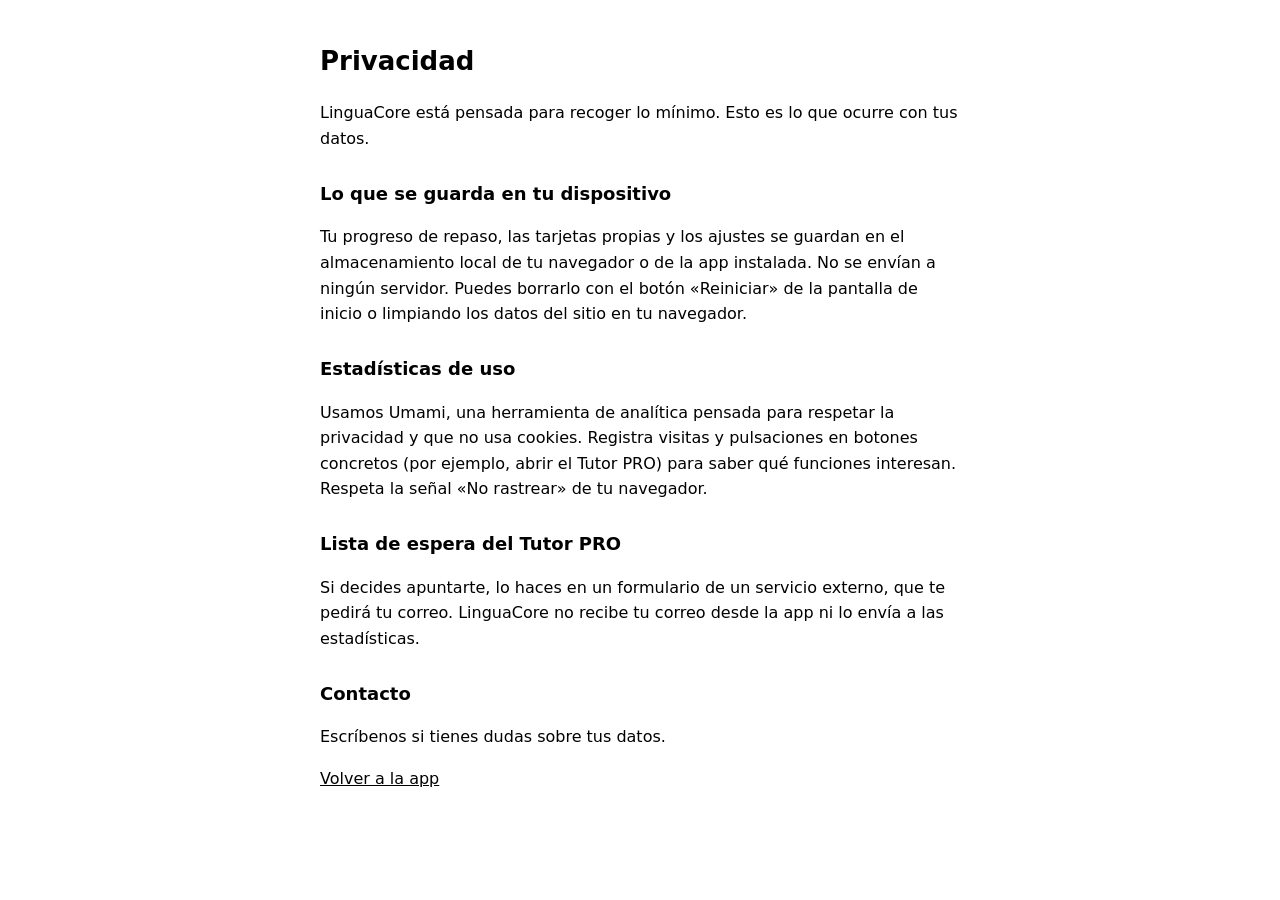
<file: privacidad.html>
<!doctype html>
<html lang="es"><head><meta charset="utf-8"><meta name="viewport" content="width=device-width,initial-scale=1">
<title>Privacidad · LinguaCore</title>
<style>:root{color-scheme:light dark}body{max-width:640px;margin:0 auto;padding:24px 16px 48px;font:16px/1.6 system-ui,sans-serif}h1{font-size:26px}h2{font-size:18px;margin-top:28px}a{color:inherit}</style></head><body>
<h1>Privacidad</h1>
<p>LinguaCore está pensada para recoger lo mínimo. Esto es lo que ocurre con tus datos.</p>
<h2>Lo que se guarda en tu dispositivo</h2>
<p>Tu progreso de repaso, las tarjetas propias y los ajustes se guardan en el almacenamiento local de tu navegador o de la app instalada. No se envían a ningún servidor. Puedes borrarlo con el botón «Reiniciar» de la pantalla de inicio o limpiando los datos del sitio en tu navegador.</p>
<h2>Estadísticas de uso</h2>
<p>Usamos Umami, una herramienta de analítica pensada para respetar la privacidad y que no usa cookies. Registra visitas y pulsaciones en botones concretos (por ejemplo, abrir el Tutor PRO) para saber qué funciones interesan. Respeta la señal «No rastrear» de tu navegador.</p>
<h2>Lista de espera del Tutor PRO</h2>
<p>Si decides apuntarte, lo haces en un formulario de un servicio externo, que te pedirá tu correo. LinguaCore no recibe tu correo desde la app ni lo envía a las estadísticas.</p>
<h2>Contacto</h2>
<p id="c">Escríbenos si tienes dudas sobre tus datos.</p>
<p><a href="./">Volver a la app</a></p>
<script src="config.js"></script>
<script>(function(){var c=(window.LC_CONFIG||{}).contactEmail;if(c){var p=document.getElementById('c');p.textContent='Escríbenos a '+c+' si tienes dudas sobre tus datos.'}})();</script>
</body></html>
</file>
<file: fonts.css>
@font-face {
  font-family: 'Bricolage Grotesque';
  font-style: normal;
  font-display: swap;
  font-weight: 200 800;
  src: url(bricolage-grotesque-latin-ext-wght-normal.woff2) format('woff2');
  unicode-range: U+0100-02BA,U+02BD-02C5,U+02C7-02CC,U+02CE-02D7,U+02DD-02FF,U+0304,U+0308,U+0329,U+1D00-1DBF,U+1E00-1E9F,U+1EF2-1EFF,U+2020,U+20A0-20AB,U+20AD-20C0,U+2113,U+2C60-2C7F,U+A720-A7FF;
}
@font-face {
  font-family: 'Bricolage Grotesque';
  font-style: normal;
  font-display: swap;
  font-weight: 200 800;
  src: url(bricolage-grotesque-latin-wght-normal.woff2) format('woff2');
  unicode-range: U+0000-00FF,U+0131,U+0152-0153,U+02BB-02BC,U+02C6,U+02DA,U+02DC,U+0304,U+0308,U+0329,U+2000-206F,U+20AC,U+2122,U+2191,U+2193,U+2212,U+2215,U+FEFF,U+FFFD;
}
@font-face {
  font-family: 'Hanken Grotesk';
  font-style: normal;
  font-display: swap;
  font-weight: 100 900;
  src: url(hanken-grotesk-latin-ext-wght-normal.woff2) format('woff2');
  unicode-range: U+0100-02BA,U+02BD-02C5,U+02C7-02CC,U+02CE-02D7,U+02DD-02FF,U+0304,U+0308,U+0329,U+1D00-1DBF,U+1E00-1E9F,U+1EF2-1EFF,U+2020,U+20A0-20AB,U+20AD-20C0,U+2113,U+2C60-2C7F,U+A720-A7FF;
}
@font-face {
  font-family: 'Hanken Grotesk';
  font-style: normal;
  font-display: swap;
  font-weight: 100 900;
  src: url(hanken-grotesk-latin-wght-normal.woff2) format('woff2');
  unicode-range: U+0000-00FF,U+0131,U+0152-0153,U+02BB-02BC,U+02C6,U+02DA,U+02DC,U+0304,U+0308,U+0329,U+2000-206F,U+20AC,U+2122,U+2191,U+2193,U+2212,U+2215,U+FEFF,U+FFFD;
}
</file>
